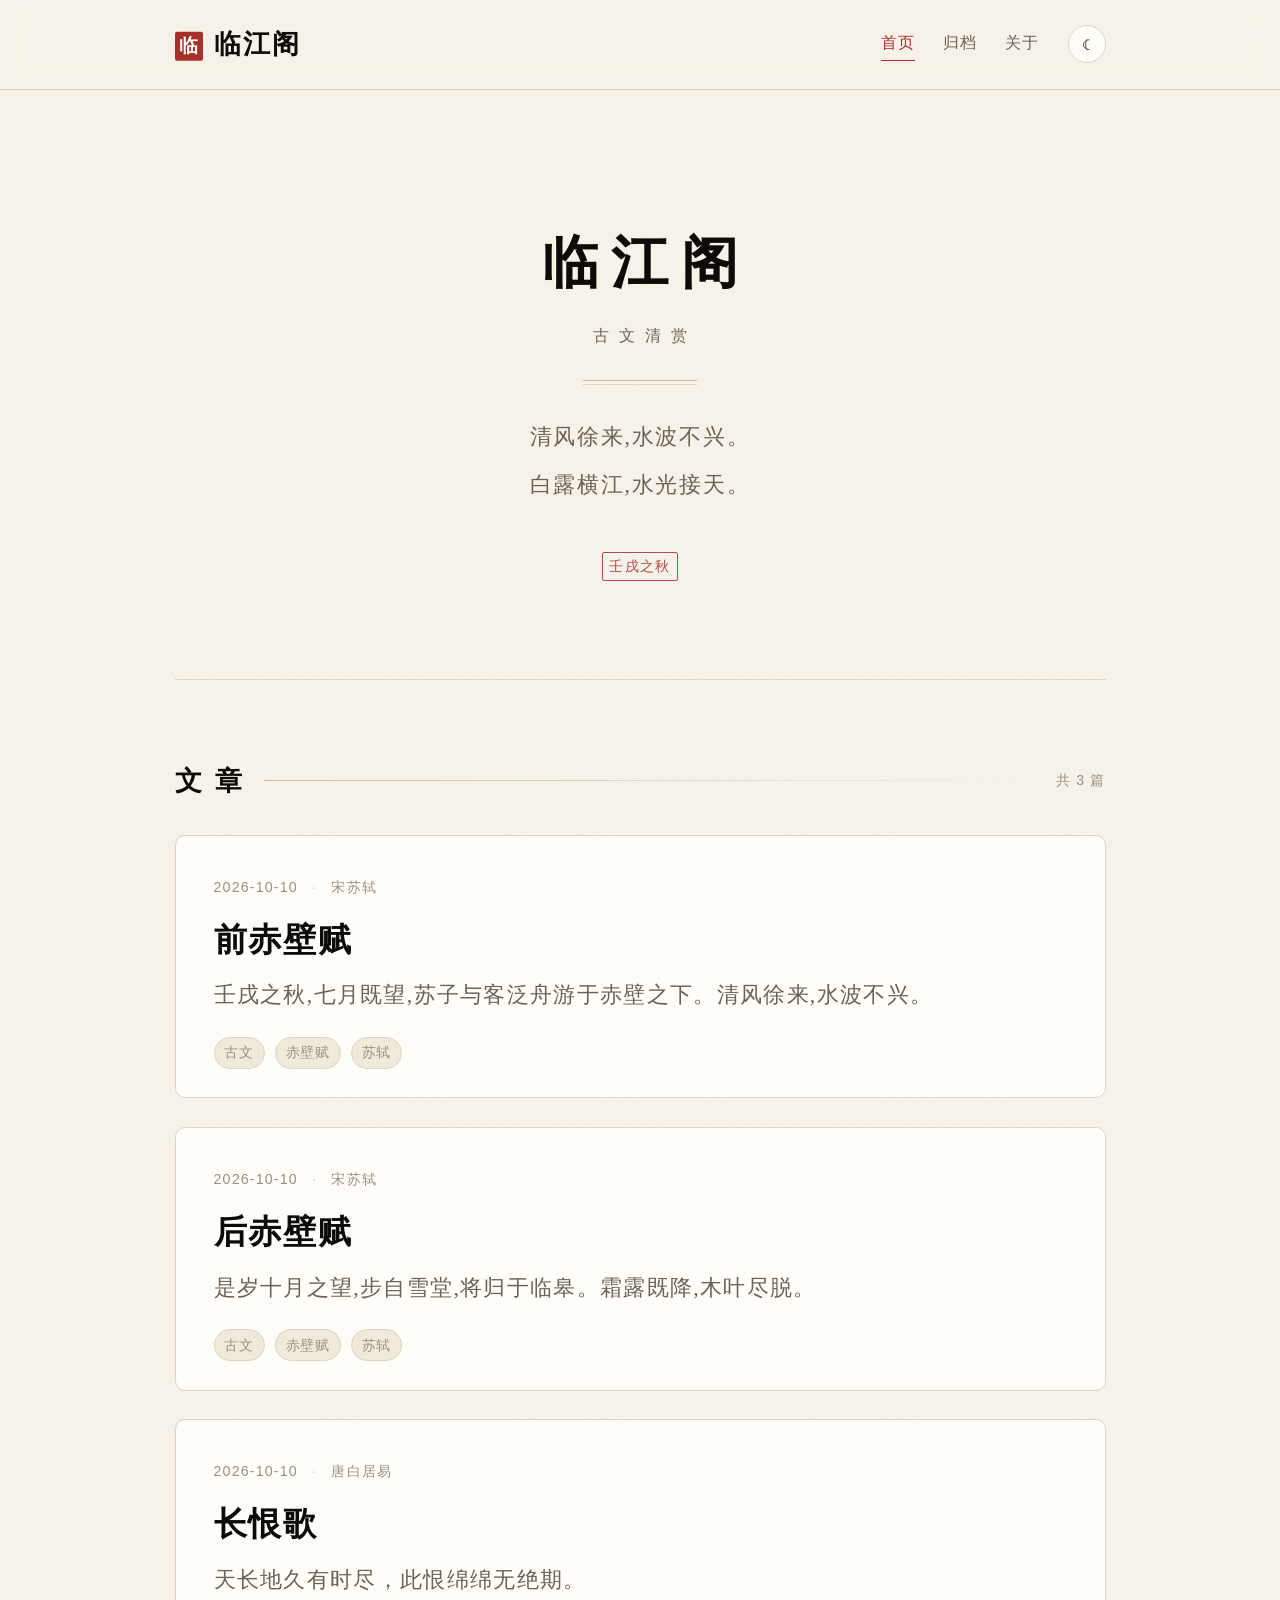
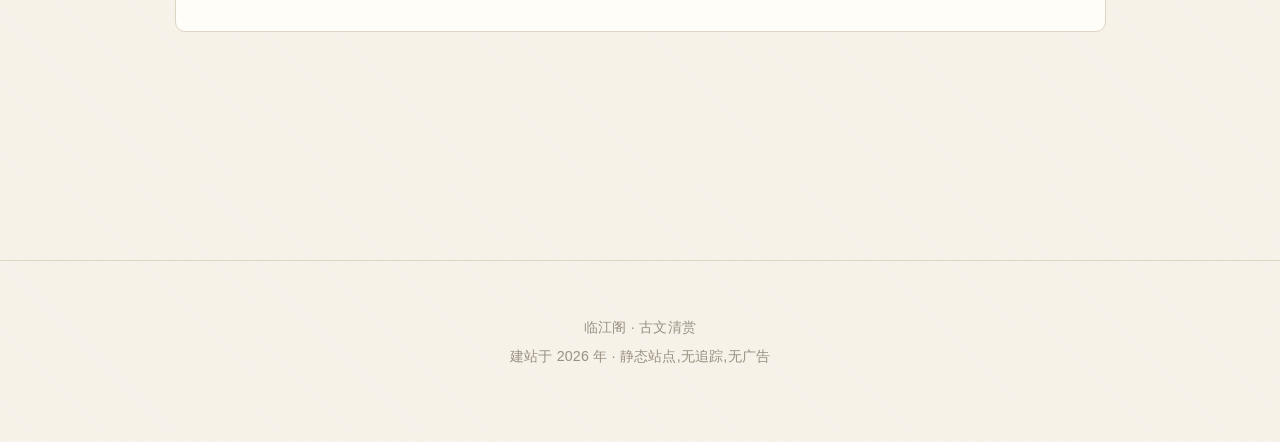
<file: index.html>
<!DOCTYPE html>
<html lang="zh-CN">
<head>
<meta charset="UTF-8">
<meta name="viewport" content="width=device-width, initial-scale=1">
<title>临江阁 · 古文博客</title>
<meta name="description" content="临江阁 —— 一个安静的古文阅读处。收录苏轼《前后赤壁赋》等经典文本,以疏朗排版呈现。">
<link rel="icon" href="assets/img/favicon.svg" type="image/svg+xml">
<link rel="stylesheet" href="assets/css/site.css">
<script>
  // 在样式应用前决定主题,避免暗色用户看到白光一闪
  (function () {
    try {
      var t = localStorage.getItem('harness-theme');
      if (t === 'light' || t === 'dark') {
        document.documentElement.setAttribute('data-theme', t);
      }
    } catch (e) {}
  })();
</script>
</head>
<body>

<header class="site-header">
  <div class="site-header__inner">
    <a class="site-brand" href="index.html">
      <span class="site-brand__mark">临</span>
      临江阁
    </a>
    <nav class="site-nav" aria-label="主导航">
      <a href="index.html" aria-current="page">首页</a>
      <a href="archive.html">归档</a>
      <a href="about.html">关于</a>
      <button class="theme-toggle" type="button" aria-label="切换主题">☾</button>
    </nav>
  </div>
</header>

<main class="site-main">

  <section class="hero">
    <h1 class="hero__title">临江阁</h1>
    <p class="hero__subtitle">古 文 清 赏</p>
    <div class="hero__rule" aria-hidden="true"></div>
    <div class="hero__verse">
      <span>清风徐来,水波不兴。</span>
      <span>白露横江,水光接天。</span>
    </div>
    <p style="margin-top:var(--sp-6)">
      <span class="seal">壬戌之秋</span>
    </p>
  </section>

  <div class="section-head">
    <h2 class="section-head__title">文 章</h2>
    <span class="section-head__rule" aria-hidden="true"></span>
    <span class="section-head__count" id="post-count"></span>
  </div>

  <div id="post-list"></div>

</main>

<footer class="site-footer">
  <p>
    临江阁 · 古文清赏<br>
    建站于 2026 年 · 静态站点,无追踪,无广告
  </p>
</footer>

<script src="assets/js/posts.js"></script>
<script src="assets/js/site.js"></script>
<script>
  (function () {
    var list = window.HarnessPosts.all();
    window.HarnessPosts.renderList(document.getElementById('post-list'), { prefix: '' });

    var countEl = document.getElementById('post-count');
    if (countEl) {
      countEl.textContent = list.length ? '共 ' + list.length + ' 篇' : '';
    }
  })();
</script>

</body>
</html>
</file>
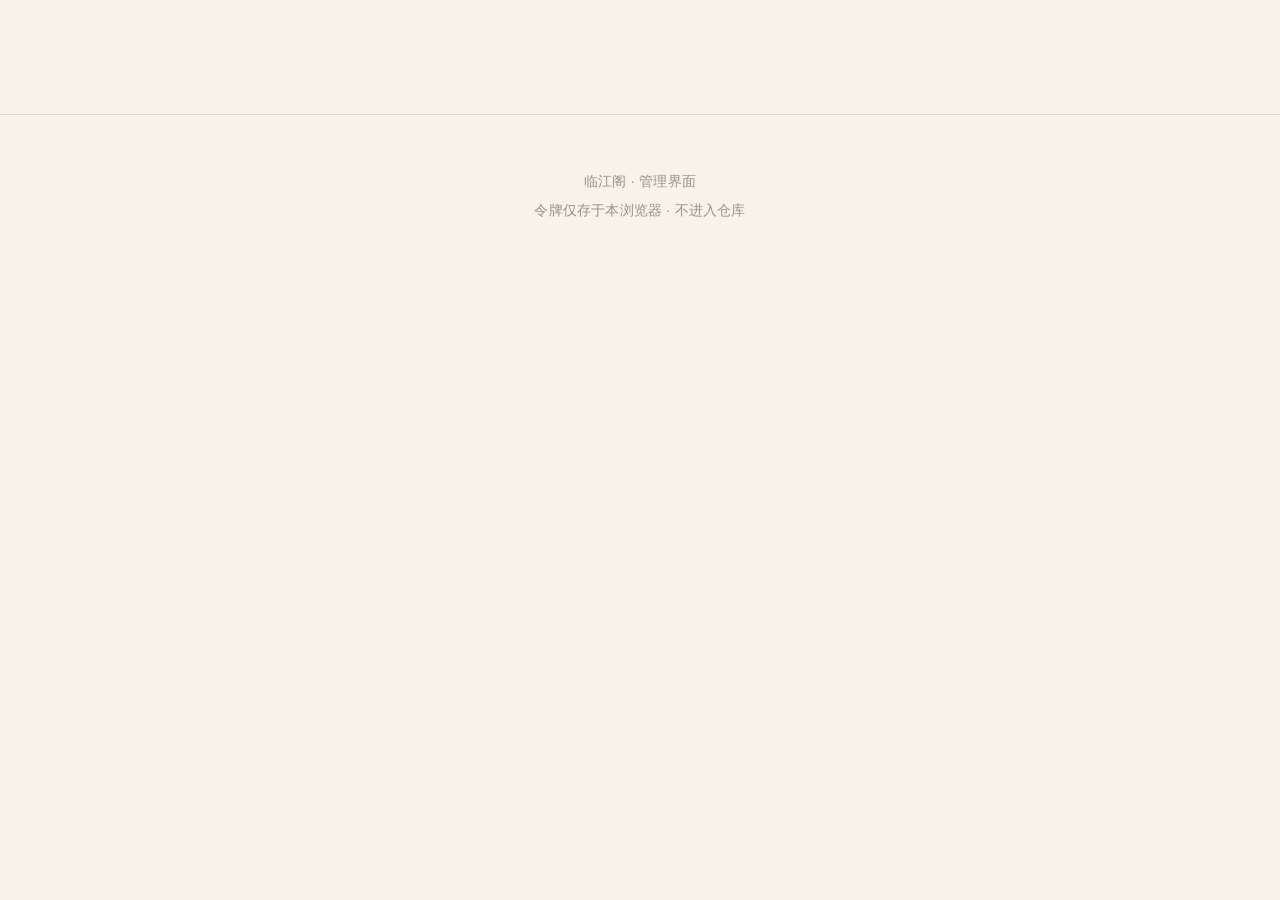
<file: admin/index.html>
<!DOCTYPE html>
<html lang="zh-CN">
<head>
<meta charset="UTF-8">
<meta name="viewport" content="width=device-width, initial-scale=1">
<meta name="robots" content="noindex, nofollow">
<title>管理 · 临江阁</title>
<link rel="icon" href="../assets/img/favicon.svg" type="image/svg+xml">
<link rel="stylesheet" href="../assets/css/site.css">
<link rel="stylesheet" href="../assets/css/admin.css">
<script>
  (function () {
    try {
      var t = localStorage.getItem('harness-theme');
      if (t === 'light' || t === 'dark') {
        document.documentElement.setAttribute('data-theme', t);
      }
    } catch (e) {}
  })();
</script>
</head>
<body class="admin-body">

<!-- ==========================================================================
     一、登录弹框
     注意:这是纯前端口令,只用于隐藏界面入口,不构成安全边界。
     ========================================================================== -->
<div class="modal" id="login-modal" hidden>
  <div class="modal__backdrop" data-close></div>
  <div class="modal__box" role="dialog" aria-modal="true" aria-labelledby="login-title">
    <h2 class="modal__title" id="login-title">管理登录</h2>
    <p class="modal__hint">输入口令以进入管理界面</p>
    <form id="login-form" autocomplete="off">
      <input class="input" type="password" id="login-password" name="password"
             placeholder="口令" autocomplete="current-password" required>
      <p class="modal__error" id="login-error" role="alert" hidden></p>
      <div class="modal__actions">
        <button class="btn btn--ghost" type="button" data-close>取消</button>
        <button class="btn btn--primary" type="submit">进入</button>
      </div>
    </form>
  </div>
</div>

<!-- ==========================================================================
     二、管理界面
     ========================================================================== -->
<div class="admin" id="admin-app" hidden>

  <header class="admin__header">
    <div class="admin__brand">
      <span class="site-brand__mark">临</span>
      <span>临江阁 · 管理</span>
    </div>
    <div class="admin__header-actions">
      <a class="admin__link" href="../index.html" target="_blank" rel="noopener">查看站点 ↗</a>
      <button class="btn btn--ghost btn--sm" type="button" id="btn-logout">退出</button>
    </div>
  </header>

  <!-- 令牌未配置时的引导 -->
  <section class="admin__gate" id="token-gate" hidden>
    <h2 class="admin__gate-title">第一步:配置 GitHub 令牌</h2>
    <p class="admin__gate-text">
      发布文章需要一枚具备 <code>Contents: Read and write</code> 权限的
      GitHub Fine-grained PAT。令牌只保存在<strong>本浏览器</strong>的 localStorage 中,
      <strong>不会进入仓库</strong>,也不会被上传到别处。
    </p>
    <p class="admin__gate-warn">
      ⚠️ 共用电脑上请勿保存令牌;不要使用其他站点粘贴过令牌的浏览器。
    </p>
    <div class="field">
      <label class="field__label" for="token-input">Personal Access Token</label>
      <input class="input" type="password" id="token-input"
             placeholder="github_pat_..." autocomplete="off" spellcheck="false">
    </div>
    <div class="field">
      <label class="field__label" for="token-remember">
        <input type="checkbox" id="token-remember" checked> 记住令牌(存于本浏览器)
      </label>
    </div>
    <div class="admin__gate-actions">
      <button class="btn btn--primary" type="button" id="btn-save-token">保存并验证</button>
    </div>
    <p class="admin__status" id="token-status" role="status"></p>
  </section>

  <!-- 令牌就绪后的工作区 -->
  <section class="admin__workspace" id="workspace" hidden>

    <div class="admin__toolbar">
      <span class="admin__account" id="account-info"></span>
      <button class="btn btn--ghost btn--sm" type="button" id="btn-forget-token">清除令牌</button>
    </div>

    <div class="admin__grid">

      <!-- 左:表单 -->
      <form class="admin__form" id="post-form" autocomplete="off">

        <h2 class="admin__section-title">文章信息</h2>

        <div class="field-row">
          <div class="field">
            <label class="field__label" for="f-title">篇名 <span class="req">必填</span></label>
            <input class="input" id="f-title" required placeholder="如:前赤壁赋">
          </div>
          <div class="field">
            <label class="field__label" for="f-slug">网址标识 <span class="req">必填</span></label>
            <input class="input" id="f-slug" required placeholder="如:qian-chibi-fu"
                   pattern="[a-z0-9\-]+" title="只允许小写字母、数字与连字符">
          </div>
        </div>

        <div class="field-row">
          <div class="field">
            <label class="field__label" for="f-dynasty">朝代</label>
            <input class="input" id="f-dynasty" placeholder="如:宋">
          </div>
          <div class="field">
            <label class="field__label" for="f-author">作者</label>
            <input class="input" id="f-author" placeholder="如:苏轼">
          </div>
          <div class="field">
            <label class="field__label" for="f-date">日期 <span class="req">必填</span></label>
            <input class="input" id="f-date" type="date" required>
          </div>
        </div>

        <div class="field-row">
          <div class="field">
            <label class="field__label" for="f-genre">体裁</label>
            <input class="input" id="f-genre" placeholder="如:赋">
          </div>
          <div class="field">
            <label class="field__label" for="f-eyebrow">篇首小引</label>
            <input class="input" id="f-eyebrow" placeholder="如:宋 · 元丰五年 · 壬戌">
          </div>
        </div>

        <div class="field">
          <label class="field__label" for="f-tags">标签</label>
          <input class="input" id="f-tags" placeholder="用逗号分隔,如:古文, 赤壁赋, 苏轼">
        </div>

        <div class="field">
          <label class="field__label" for="f-summary">列表摘要</label>
          <input class="input" id="f-summary" placeholder="一两句,显示在首页卡片上">
        </div>

        <h2 class="admin__section-title">正文</h2>
        <p class="field__hint">
          直接粘贴纯文本,一行一段。<br>
          以 <code>【】</code> 包住的一行会作为分节小标题;<br>
          较短且以句号结尾的整句若单独成行,会自动排成「名句」样式。
        </p>
        <div class="field">
          <textarea class="input input--area" id="f-body" rows="16"
                    placeholder="壬戌之秋,七月既望,苏子与客泛舟游于赤壁之下。&#10;&#10;【第一节】&#10;&#10;……"></textarea>
        </div>

        <div class="field">
          <label class="field__label" for="f-colophon">版本说明 / 校勘记(可选,支持多行)</label>
          <textarea class="input input--area" id="f-colophon" rows="4"
                    placeholder="本篇文字以……为底本。&#10;异文列下,存而不改:"></textarea>
        </div>

        <details class="admin__advanced">
          <summary>高级选项</summary>
          <div class="field">
            <label class="field__label" for="f-ordinal">
              字数标注(可选,中文数字,如「五百三十七」)
            </label>
            <input class="input" id="f-ordinal" placeholder="留空则自动统计正文汉字数">
          </div>
          <div class="field">
            <label class="field__label" for="f-excerpt-verse">
              首页诗句(可选,用 <code>|</code> 分隔两行)
            </label>
            <input class="input" id="f-excerpt-verse" placeholder="清风徐来,水波不兴。|白露横江,水光接天。">
          </div>
        </details>

        <div class="admin__form-actions">
          <button class="btn btn--ghost" type="button" id="btn-preview">预览排版</button>
          <button class="btn btn--primary" type="submit" id="btn-publish">发布到 GitHub</button>
        </div>
        <p class="admin__status" id="publish-status" role="status"></p>
      </form>

      <!-- 右:预览 -->
      <div class="admin__preview">
        <h2 class="admin__section-title">预览</h2>
        <div class="admin__preview-frame">
          <iframe id="preview-frame" title="排版预览" sandbox="allow-same-origin"></iframe>
        </div>
      </div>

    </div>
  </section>
</div>

<!-- 排版模板:结构取自 templates/_template.html,占位符由 admin.js 填充。
     为便于放进 <template> 且不被 HTML 解析器误判,此处以 @@ENDSCRIPT@@
     代表 script 的结束标签,读取时由 readTemplate() 还原。 -->


<footer class="site-footer">
  <p>
    临江阁 · 管理界面<br>
    令牌仅存于本浏览器 · 不进入仓库
  </p>
</footer>

<template id="post-template">
<!DOCTYPE html>
<!--
  ============================================================================
  文章模板 —— 新增文章请复制本文件到 posts/ 目录,然后:
    1. 把下面所有 [方括号] 里的内容换成你的文章信息
    2. 在 assets/js/posts.js 的 POSTS 数组里加一条同 slug 的记录
    3. 完成,首页与归档页会自动收录
  注意:本文件在 posts/ 子目录下,引用资源要写 ../assets/...
  ============================================================================
-->
<html lang="zh-CN">
<head>
<meta charset="UTF-8">
<meta name="viewport" content="width=device-width, initial-scale=1">
<title>__TITLE__ · 临江阁</title>
<meta name="description" content="__DESCRIPTION__">
<link rel="icon" href="../assets/img/favicon.svg" type="image/svg+xml">
<link rel="stylesheet" href="../assets/css/site.css">
<link rel="stylesheet" href="../assets/css/essay.css">
<script>
  (function () {
    try {
      var t = localStorage.getItem('harness-theme');
      if (t === 'light' || t === 'dark') {
        document.documentElement.setAttribute('data-theme', t);
      }
    } catch (e) {}
  })();
</script>@POSTHTML@
</head>
<body>

<div class="progress" aria-hidden="true"></div>

<header class="site-header">
  <div class="site-header__inner">
    <a class="site-brand" href="../index.html">
      <span class="site-brand__mark">临</span>
      临江阁
    </a>
    <nav class="site-nav" aria-label="主导航">
      <a href="../index.html">首页</a>
      <a href="../archive.html">归档</a>
      <a href="../about.html">关于</a>
      <button class="theme-toggle" type="button" aria-label="切换主题">☾</button>
    </nav>
  </div>
</header>

<main class="site-main">
<article class="essay">

  <header class="essay__header">
    <p class="essay__eyebrow">__EYEBROW__</p>
    <h1 class="essay__title">__TITLE__</h1>
    <div class="essay__rule" aria-hidden="true"></div>
    <p class="essay__byline"><span class="dynasty">__DYNASTY__</span>__AUTHOR__</p>
    <div class="essay__meta">
      <time datetime="__DATE__">__DATE_DISPLAY__</time>
      <span class="dot">·</span>
      <span>__GENRE__</span>
      <span class="dot">·</span>
      <span>__ORDINAL__字</span>
    </div>
  </header>

  <!-- 可选:自动目录。正文中有两个以上 .essay__section 时才会显示 -->
  <div data-toc></div>

  <div class="essay__body">
__BODY__
  </div>

  <p class="essay__end">— 终 —</p>

  <!-- 版本说明 / 校勘记,可选 -->
__COLOPHON__
</article>

<nav class="post-nav" id="post-nav" aria-label="文章导航"></nav>
</main>

<footer class="site-footer">
  <p>
    临江阁 · 古文清赏<br>
    建站于 2026 年 · 静态站点,无追踪,无广告
  </p>
</footer>

<script src="../assets/js/posts.js"></script>@POSTHTML@
<script src="../assets/js/site.js"></script>@POSTHTML@
<script>
  (function () {
    // __SLUG__ 必须与 posts.js 中的 slug 一致
    var SLUG = '__SLUG__';
    window.HarnessPosts.renderPostNav(
      document.getElementById('post-nav'), SLUG, '../'
    );
  })();
</script>@POSTHTML@

</body>
</html>
</template>

<script src="../assets/js/admin.js"></script>
</body>
</html>
</file>
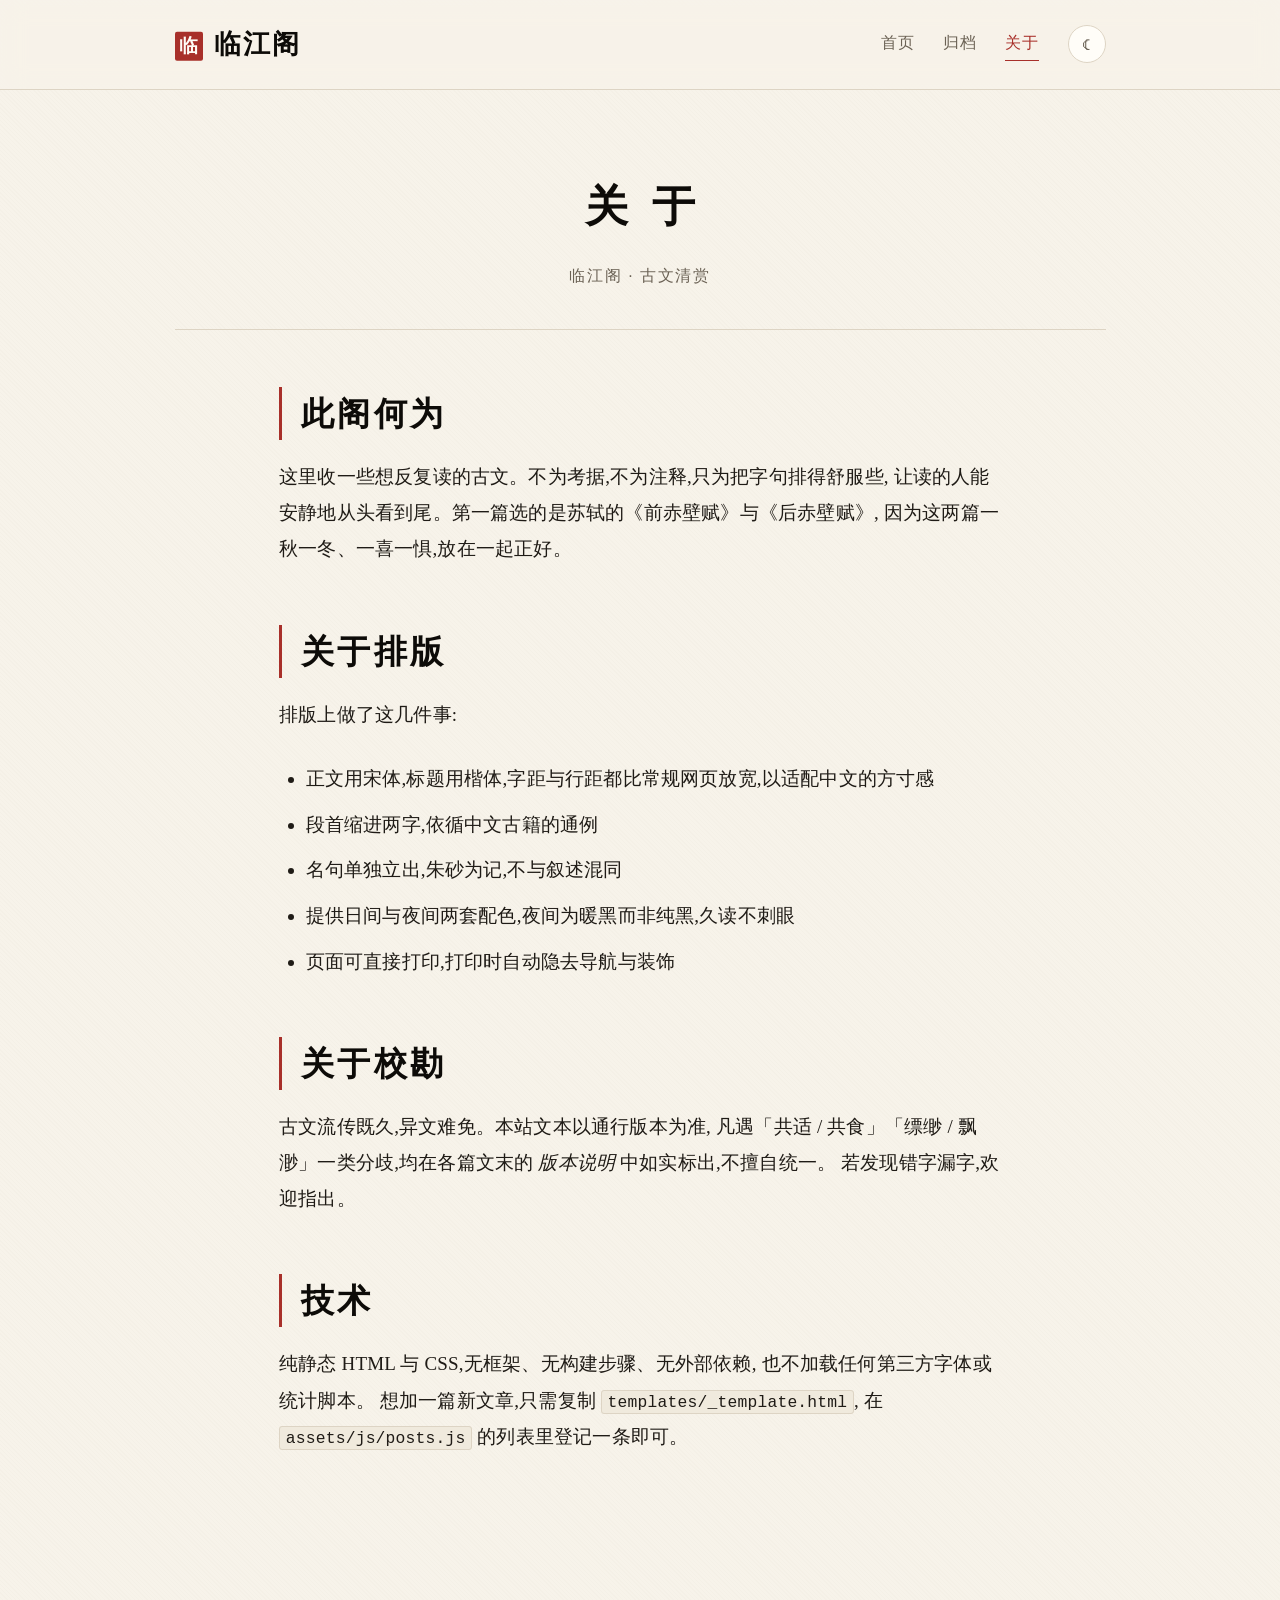
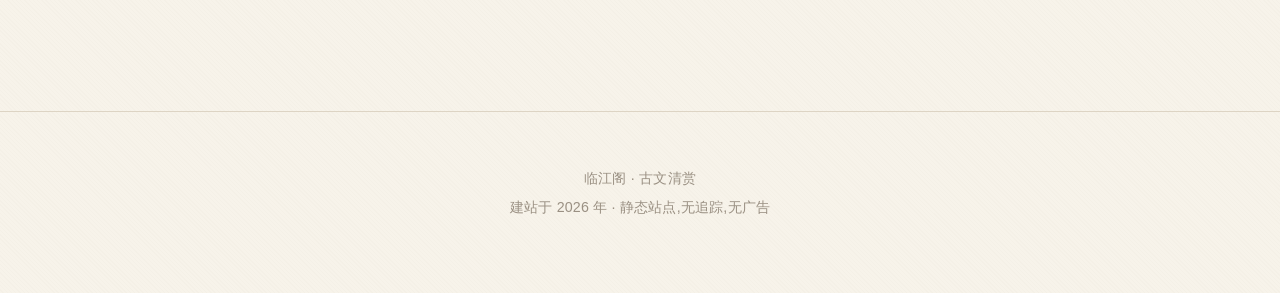
<file: about.html>
<!DOCTYPE html>
<html lang="zh-CN">
<head>
<meta charset="UTF-8">
<meta name="viewport" content="width=device-width, initial-scale=1">
<title>关于 · 临江阁</title>
<meta name="description" content="关于临江阁 —— 一个安静的古文阅读处。">
<link rel="icon" href="assets/img/favicon.svg" type="image/svg+xml">
<link rel="stylesheet" href="assets/css/site.css">
<script>
  (function () {
    try {
      var t = localStorage.getItem('harness-theme');
      if (t === 'light' || t === 'dark') {
        document.documentElement.setAttribute('data-theme', t);
      }
    } catch (e) {}
  })();
</script>
</head>
<body>

<header class="site-header">
  <div class="site-header__inner">
    <a class="site-brand" href="index.html">
      <span class="site-brand__mark">临</span>
      临江阁
    </a>
    <nav class="site-nav" aria-label="主导航">
      <a href="index.html">首页</a>
      <a href="archive.html">归档</a>
      <a href="about.html" aria-current="page">关于</a>
      <button class="theme-toggle" type="button" aria-label="切换主题">☾</button>
    </nav>
  </div>
</header>

<main class="site-main">

  <div class="page-header">
    <h1 class="page-header__title">关 于</h1>
    <p class="page-header__sub">临江阁 · 古文清赏</p>
  </div>

  <div class="prose">

    <h2>此阁何为</h2>
    <p>
      这里收一些想反复读的古文。不为考据,不为注释,只为把字句排得舒服些,
      让读的人能安静地从头看到尾。第一篇选的是苏轼的《前赤壁赋》与《后赤壁赋》,
      因为这两篇一秋一冬、一喜一惧,放在一起正好。
    </p>

    <h2>关于排版</h2>
    <p>排版上做了这几件事:</p>
    <ul>
      <li>正文用宋体,标题用楷体,字距与行距都比常规网页放宽,以适配中文的方寸感</li>
      <li>段首缩进两字,依循中文古籍的通例</li>
      <li>名句单独立出,朱砂为记,不与叙述混同</li>
      <li>提供日间与夜间两套配色,夜间为暖黑而非纯黑,久读不刺眼</li>
      <li>页面可直接打印,打印时自动隐去导航与装饰</li>
    </ul>

    <h2>关于校勘</h2>
    <p>
      古文流传既久,异文难免。本站文本以通行版本为准,
      凡遇「共适 / 共食」「缥缈 / 飘渺」一类分歧,均在各篇文末的
      <em>版本说明</em> 中如实标出,不擅自统一。
      若发现错字漏字,欢迎指出。
    </p>

    <h2>技术</h2>
    <p>
      纯静态 HTML 与 CSS,无框架、无构建步骤、无外部依赖,
      也不加载任何第三方字体或统计脚本。
      想加一篇新文章,只需复制 <code>templates/_template.html</code>,
      在 <code>assets/js/posts.js</code> 的列表里登记一条即可。
    </p>

  </div>

</main>

<footer class="site-footer">
  <p>
    临江阁 · 古文清赏<br>
    建站于 2026 年 · 静态站点,无追踪,无广告
  </p>
</footer>

<script src="assets/js/posts.js"></script>
<script src="assets/js/site.js"></script>

</body>
</html>
</file>
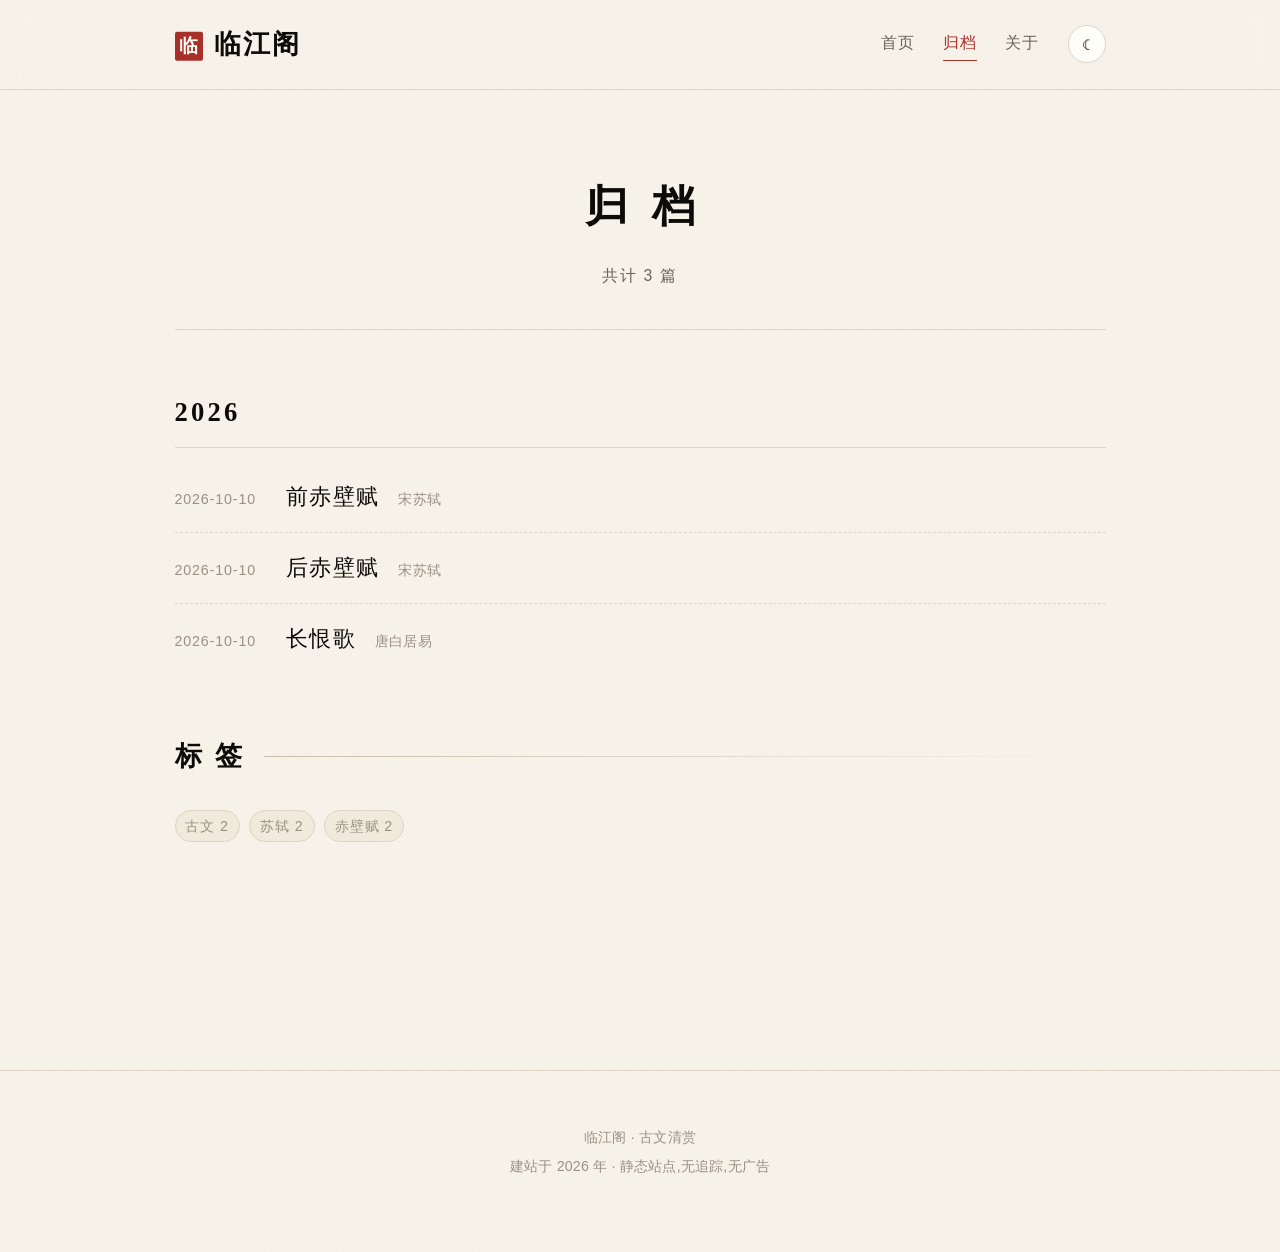
<file: archive.html>
<!DOCTYPE html>
<html lang="zh-CN">
<head>
<meta charset="UTF-8">
<meta name="viewport" content="width=device-width, initial-scale=1">
<title>归档 · 临江阁</title>
<meta name="description" content="临江阁全部文章归档,按年份排列。">
<link rel="icon" href="assets/img/favicon.svg" type="image/svg+xml">
<link rel="stylesheet" href="assets/css/site.css">
<script>
  (function () {
    try {
      var t = localStorage.getItem('harness-theme');
      if (t === 'light' || t === 'dark') {
        document.documentElement.setAttribute('data-theme', t);
      }
    } catch (e) {}
  })();
</script>
</head>
<body>

<header class="site-header">
  <div class="site-header__inner">
    <a class="site-brand" href="index.html">
      <span class="site-brand__mark">临</span>
      临江阁
    </a>
    <nav class="site-nav" aria-label="主导航">
      <a href="index.html">首页</a>
      <a href="archive.html" aria-current="page">归档</a>
      <a href="about.html">关于</a>
      <button class="theme-toggle" type="button" aria-label="切换主题">☾</button>
    </nav>
  </div>
</header>

<main class="site-main">

  <div class="page-header">
    <h1 class="page-header__title">归 档</h1>
    <p class="page-header__sub" id="archive-count"></p>
  </div>

  <div id="archive"></div>

  <div class="section-head">
    <h2 class="section-head__title">标 签</h2>
    <span class="section-head__rule" aria-hidden="true"></span>
  </div>
  <div class="post-card__tags" id="tags"></div>

</main>

<footer class="site-footer">
  <p>
    临江阁 · 古文清赏<br>
    建站于 2026 年 · 静态站点,无追踪,无广告
  </p>
</footer>

<script src="assets/js/posts.js"></script>
<script src="assets/js/site.js"></script>
<script>
  (function () {
    var posts = window.HarnessPosts.all();

    window.HarnessPosts.renderArchive(document.getElementById('archive'), { prefix: '' });
    window.HarnessPosts.renderTags(document.getElementById('tags'), { prefix: '' });

    var c = document.getElementById('archive-count');
    if (c) c.textContent = posts.length ? '共计 ' + posts.length + ' 篇' : '暂无文章';
  })();
</script>

</body>
</html>
</file>
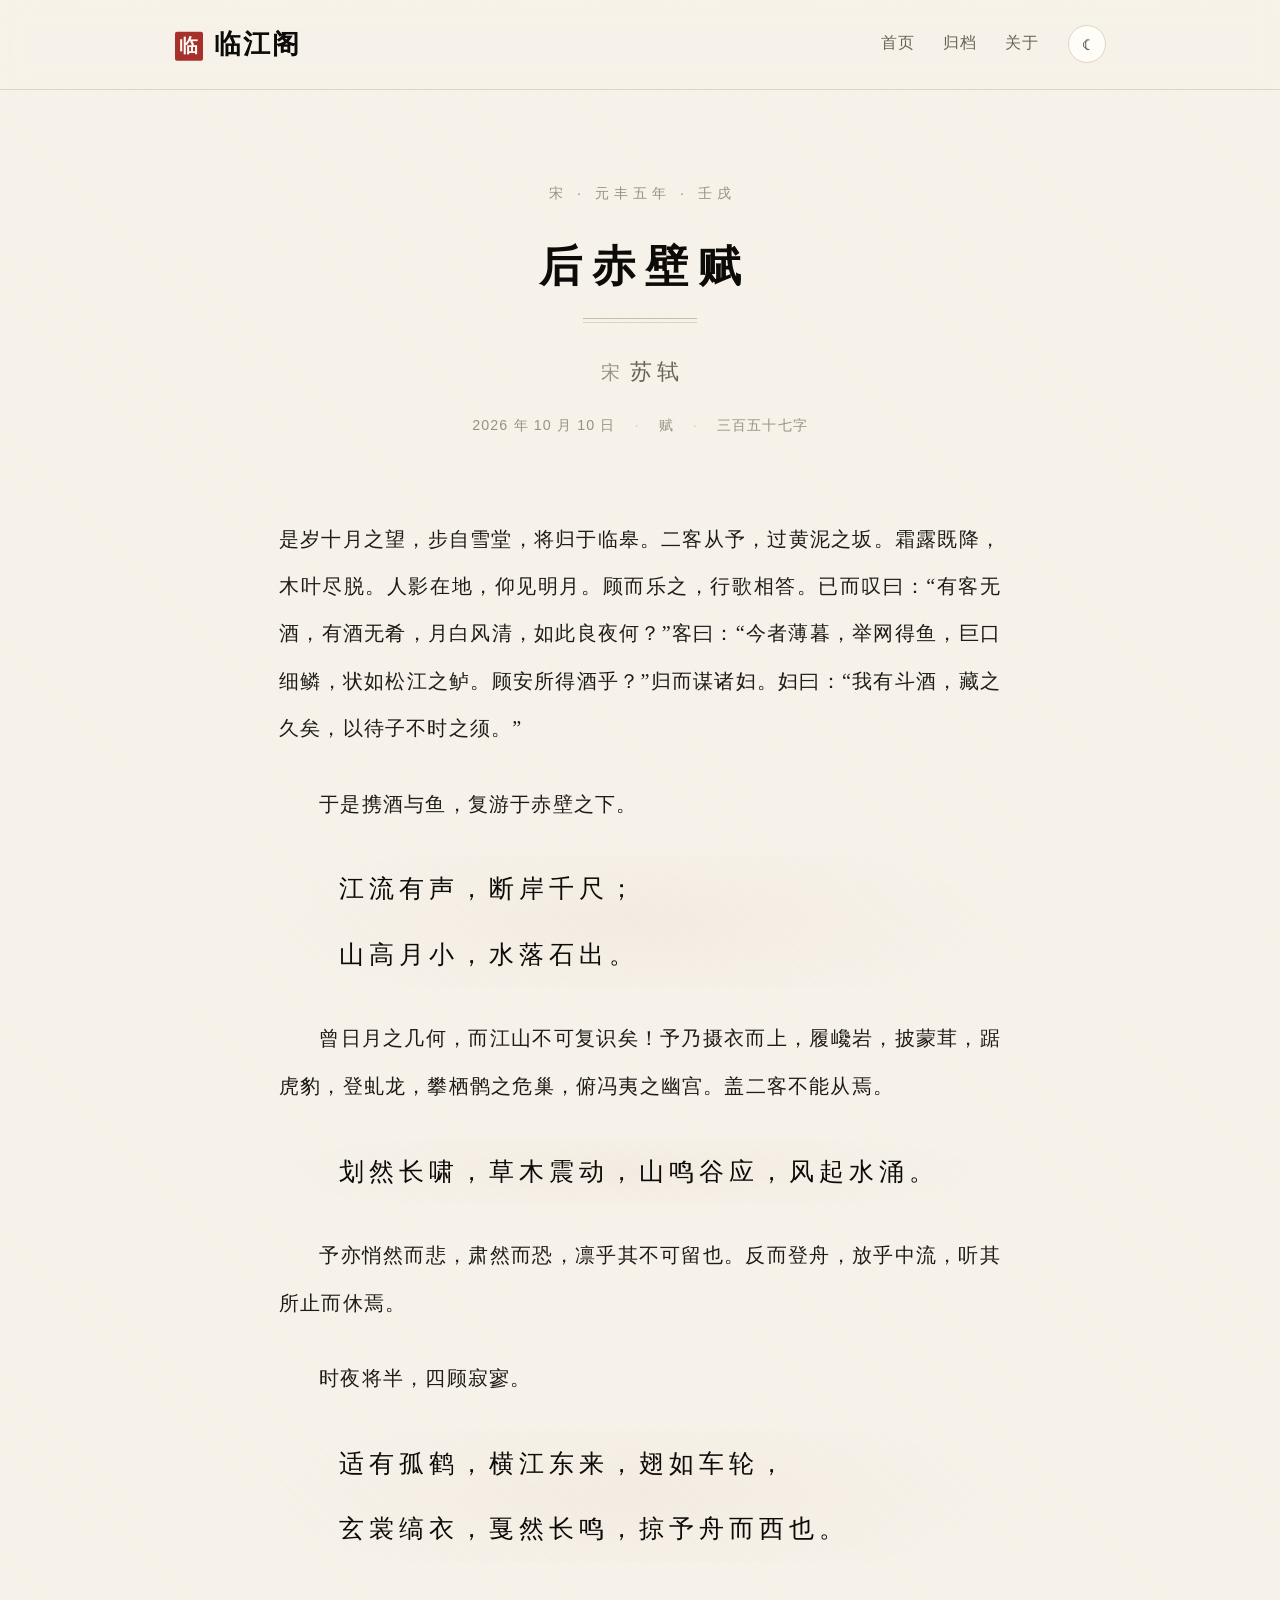
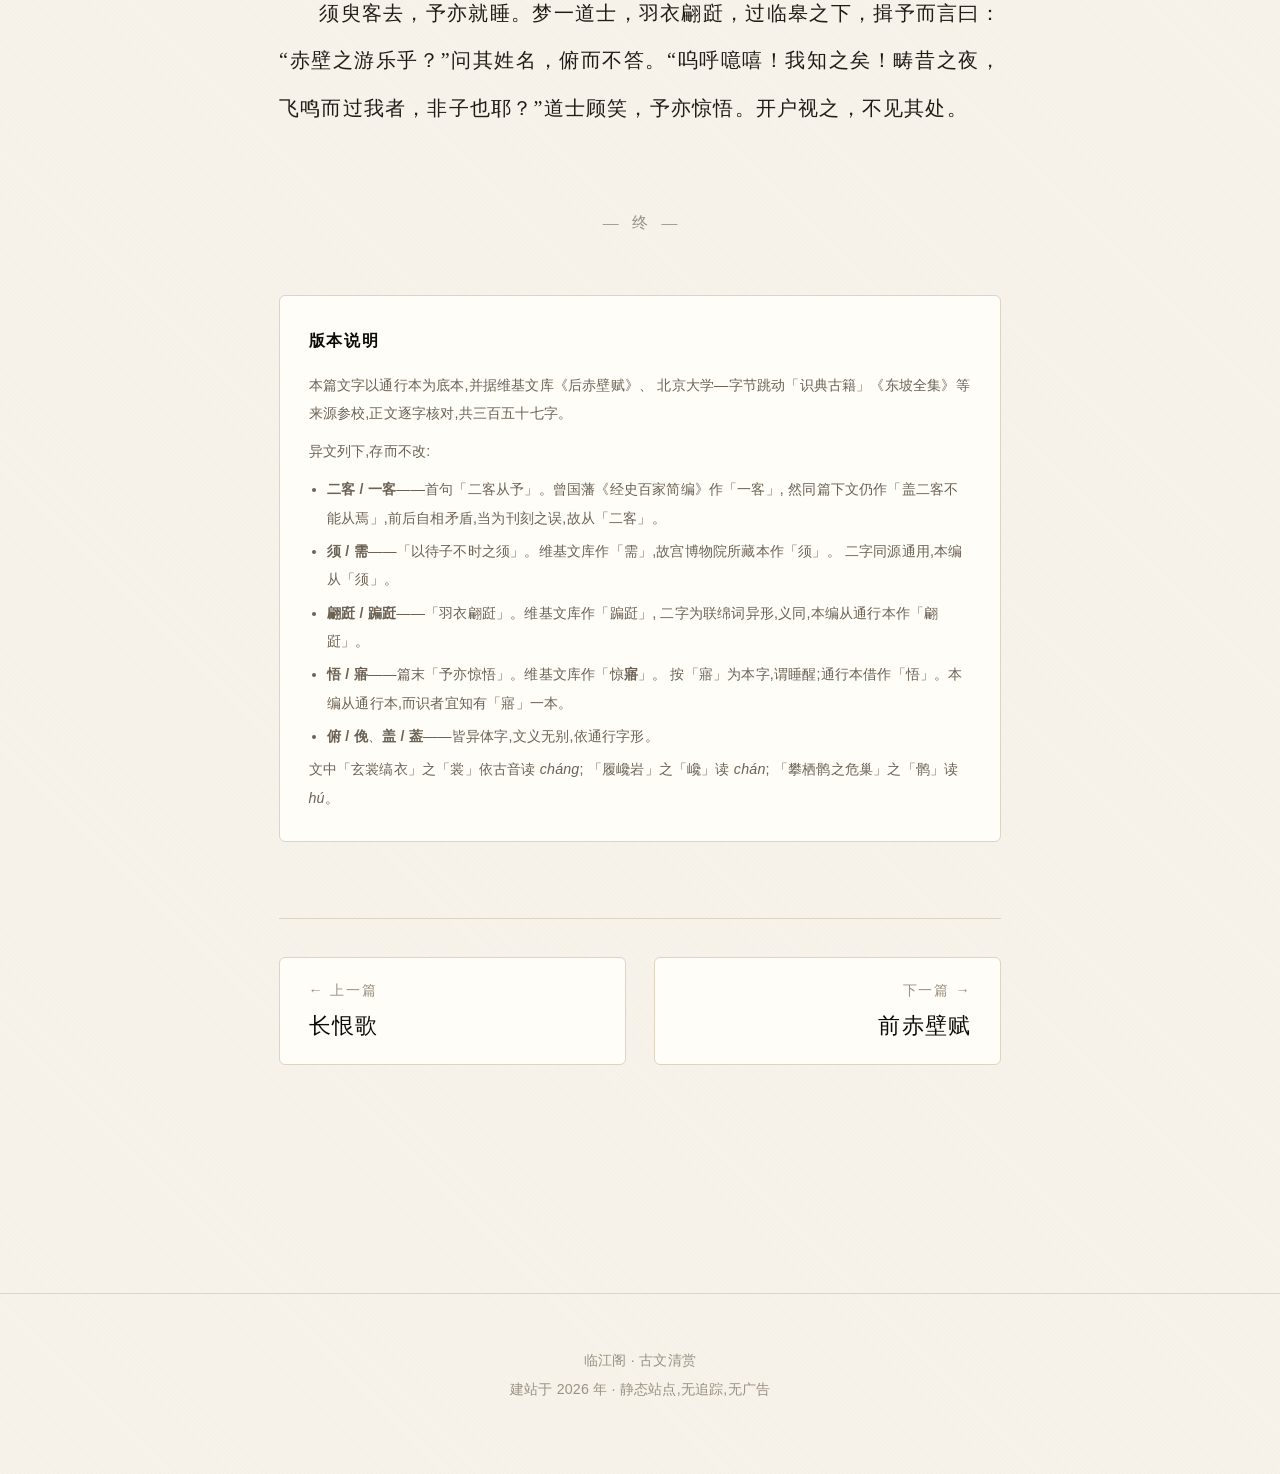
<file: posts/hou-chibi-fu.html>
<!DOCTYPE html>
<html lang="zh-CN">
<head>
<meta charset="UTF-8">
<meta name="viewport" content="width=device-width, initial-scale=1">
<title>后赤壁赋 · 临江阁</title>
<meta name="description" content="苏轼《后赤壁赋》全文。是岁十月之望,步自雪堂,将归于临皋。">
<link rel="icon" href="../assets/img/favicon.svg" type="image/svg+xml">
<link rel="stylesheet" href="../assets/css/site.css">
<link rel="stylesheet" href="../assets/css/essay.css">
<script>
  (function () {
    try {
      var t = localStorage.getItem('harness-theme');
      if (t === 'light' || t === 'dark') {
        document.documentElement.setAttribute('data-theme', t);
      }
    } catch (e) {}
  })();
</script>
</head>
<body>

<div class="progress" aria-hidden="true"></div>

<header class="site-header">
  <div class="site-header__inner">
    <a class="site-brand" href="../index.html">
      <span class="site-brand__mark">临</span>
      临江阁
    </a>
    <nav class="site-nav" aria-label="主导航">
      <a href="../index.html">首页</a>
      <a href="../archive.html">归档</a>
      <a href="../about.html">关于</a>
      <button class="theme-toggle" type="button" aria-label="切换主题">☾</button>
    </nav>
  </div>
</header>

<main class="site-main">
<article class="essay">

  <header class="essay__header">
    <p class="essay__eyebrow">宋 · 元丰五年 · 壬戌</p>
    <h1 class="essay__title">后赤壁赋</h1>
    <div class="essay__rule" aria-hidden="true"></div>
    <p class="essay__byline"><span class="dynasty">宋</span>苏轼</p>
    <div class="essay__meta">
      <time datetime="2026-10-10">2026 年 10 月 10 日</time>
      <span class="dot">·</span>
      <span>赋</span>
      <span class="dot">·</span>
      <span>三百五十七字</span>
    </div>
  </header>

  <div class="essay__body">

    <p>是岁十月之望，步自雪堂，将归于临皋。二客从予，过黄泥之坂。霜露既降，木叶尽脱。人影在地，仰见明月。顾而乐之，行歌相答。已而叹曰：“有客无酒，有酒无肴，月白风清，如此良夜何？”客曰：“今者薄暮，举网得鱼，巨口细鳞，状如松江之鲈。顾安所得酒乎？”归而谋诸妇。妇曰：“我有斗酒，藏之久矣，以待子不时之须。”</p>

    <p>于是携酒与鱼，复游于赤壁之下。</p>

    <p class="essay__verse">
      <span>江流有声，断岸千尺；</span>
      <span>山高月小，水落石出。</span>
    </p>

    <p>曾日月之几何，而江山不可复识矣！予乃摄衣而上，履巉岩，披蒙茸，踞虎豹，登虬龙，攀栖鹘之危巢，俯冯夷之幽宫。盖二客不能从焉。</p>

    <p class="essay__verse">
      <span>划然长啸，草木震动，山鸣谷应，风起水涌。</span>
    </p>

    <p>予亦悄然而悲，肃然而恐，凛乎其不可留也。反而登舟，放乎中流，听其所止而休焉。</p>

    <p>时夜将半，四顾寂寥。</p>

    <p class="essay__verse">
      <span>适有孤鹤，横江东来，翅如车轮，</span>
      <span>玄裳缟衣，戛然长鸣，掠予舟而西也。</span>
    </p>

    <p>须臾客去，予亦就睡。梦一道士，羽衣翩跹，过临皋之下，揖予而言曰：“赤壁之游乐乎？”问其姓名，俯而不答。“呜呼噫嘻！我知之矣！畴昔之夜，飞鸣而过我者，非子也耶？”道士顾笑，予亦惊悟。开户视之，不见其处。</p>

  </div>

  <p class="essay__end">— 终 —</p>

  <aside class="essay__colophon">
    <h2>版本说明</h2>
    <p>
      本篇文字以通行本为底本,并据维基文库《后赤壁赋》、
      北京大学—字节跳动「识典古籍」《东坡全集》等来源参校,正文逐字核对,共三百五十七字。
    </p>
    <p>异文列下,存而不改:</p>
    <ul>
      <li>
        <strong>二客 / 一客</strong>——首句「二客从予」。曾国藩《经史百家简编》作「一客」,
        然同篇下文仍作「盖二客不能从焉」,前后自相矛盾,当为刊刻之误,故从「二客」。
      </li>
      <li>
        <strong>须 / 需</strong>——「以待子不时之须」。维基文库作「需」,故宫博物院所藏本作「须」。
        二字同源通用,本编从「须」。
      </li>
      <li>
        <strong>翩跹 / 蹁跹</strong>——「羽衣翩跹」。维基文库作「蹁跹」,
        二字为联绵词异形,义同,本编从通行本作「翩跹」。
      </li>
      <li>
        <strong>悟 / 寤</strong>——篇末「予亦惊悟」。维基文库作「惊<strong>寤</strong>」。
        按「寤」为本字,谓睡醒;通行本借作「悟」。本编从通行本,而识者宜知有「寤」一本。
      </li>
      <li>
        <strong>俯 / 俛</strong>、<strong>盖 / 葢</strong>——皆异体字,文义无别,依通行字形。
      </li>
    </ul>
    <p>
      文中「玄裳缟衣」之「裳」依古音读 <em>cháng</em>;
      「履巉岩」之「巉」读 <em>chán</em>;
      「攀栖鹘之危巢」之「鹘」读 <em>hú</em>。
    </p>
  </aside>

</article>

<nav class="post-nav" id="post-nav" aria-label="文章导航"></nav>
</main>

<footer class="site-footer">
  <p>
    临江阁 · 古文清赏<br>
    建站于 2026 年 · 静态站点,无追踪,无广告
  </p>
</footer>

<script src="../assets/js/posts.js"></script>
<script src="../assets/js/site.js"></script>
<script>
  (function () {
    window.HarnessPosts.renderPostNav(
      document.getElementById('post-nav'), 'hou-chibi-fu', '../'
    );
  })();
</script>

</body>
</html>
</file>
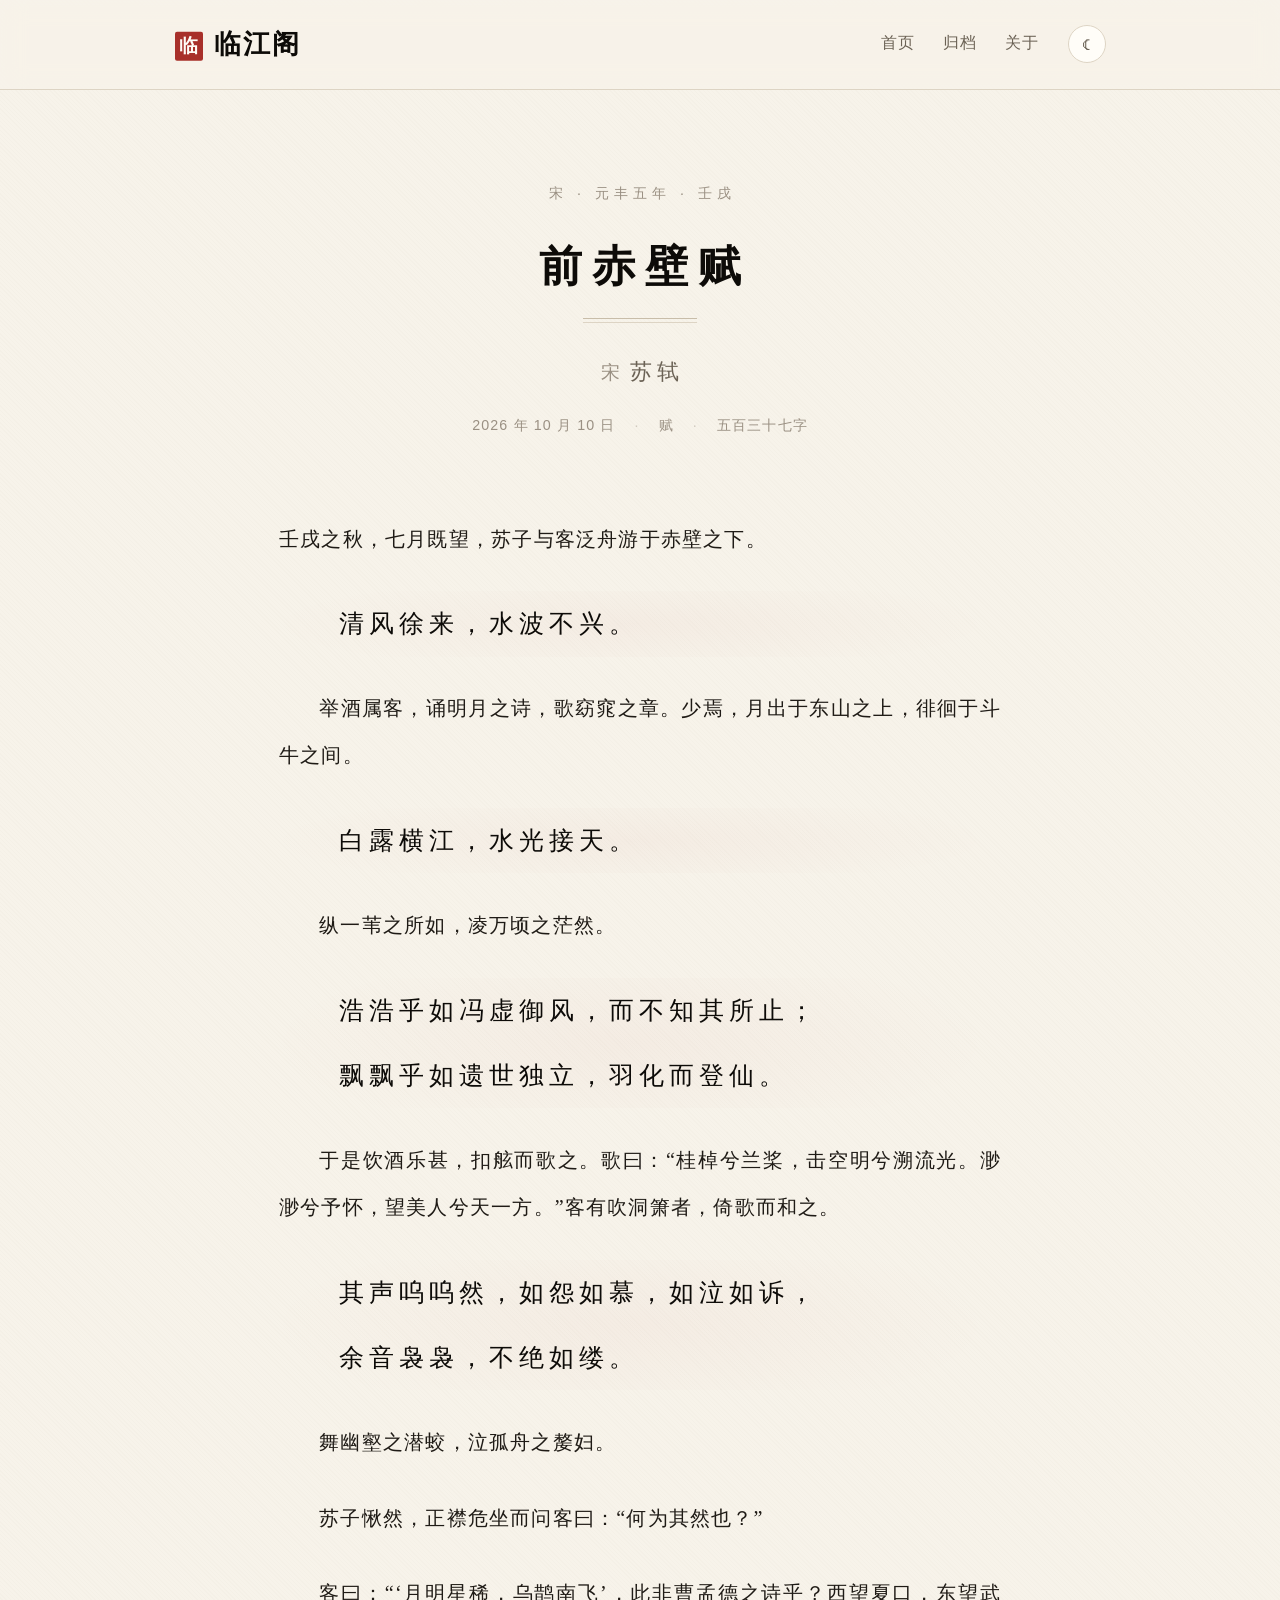
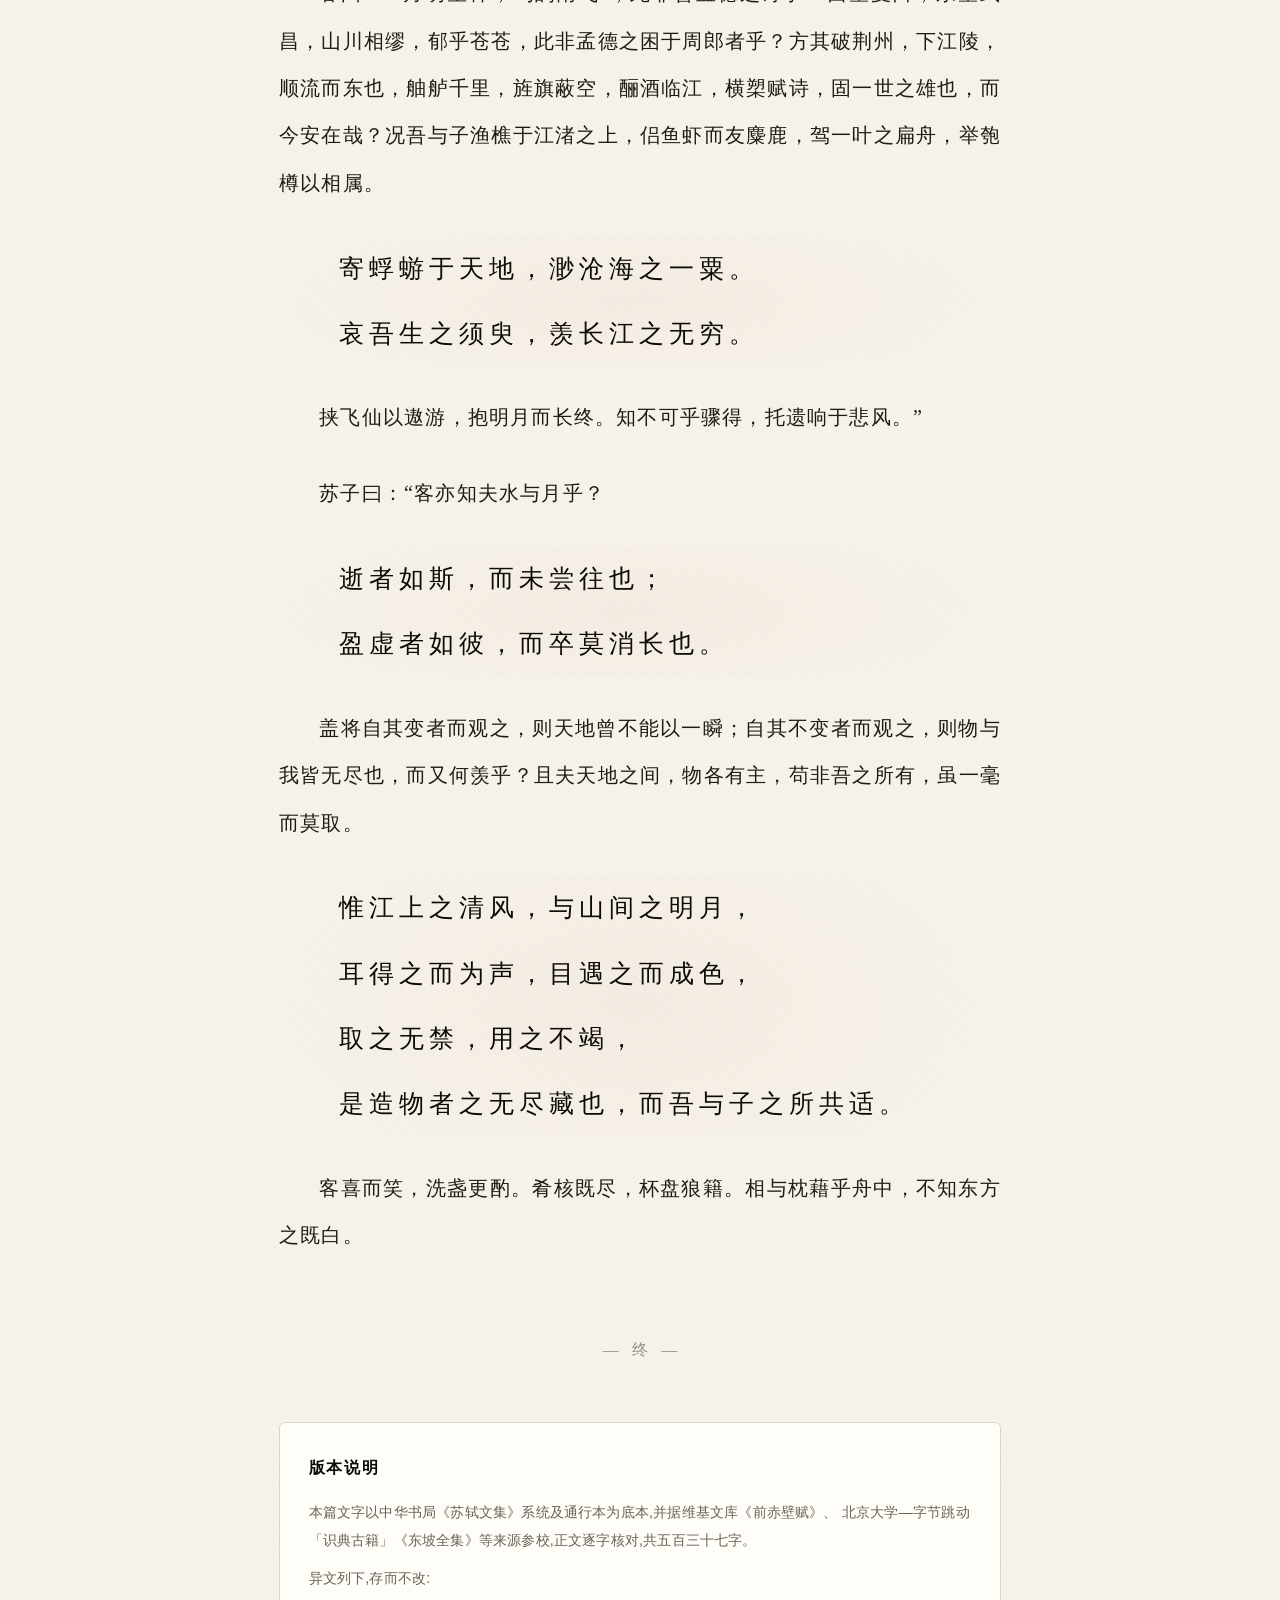
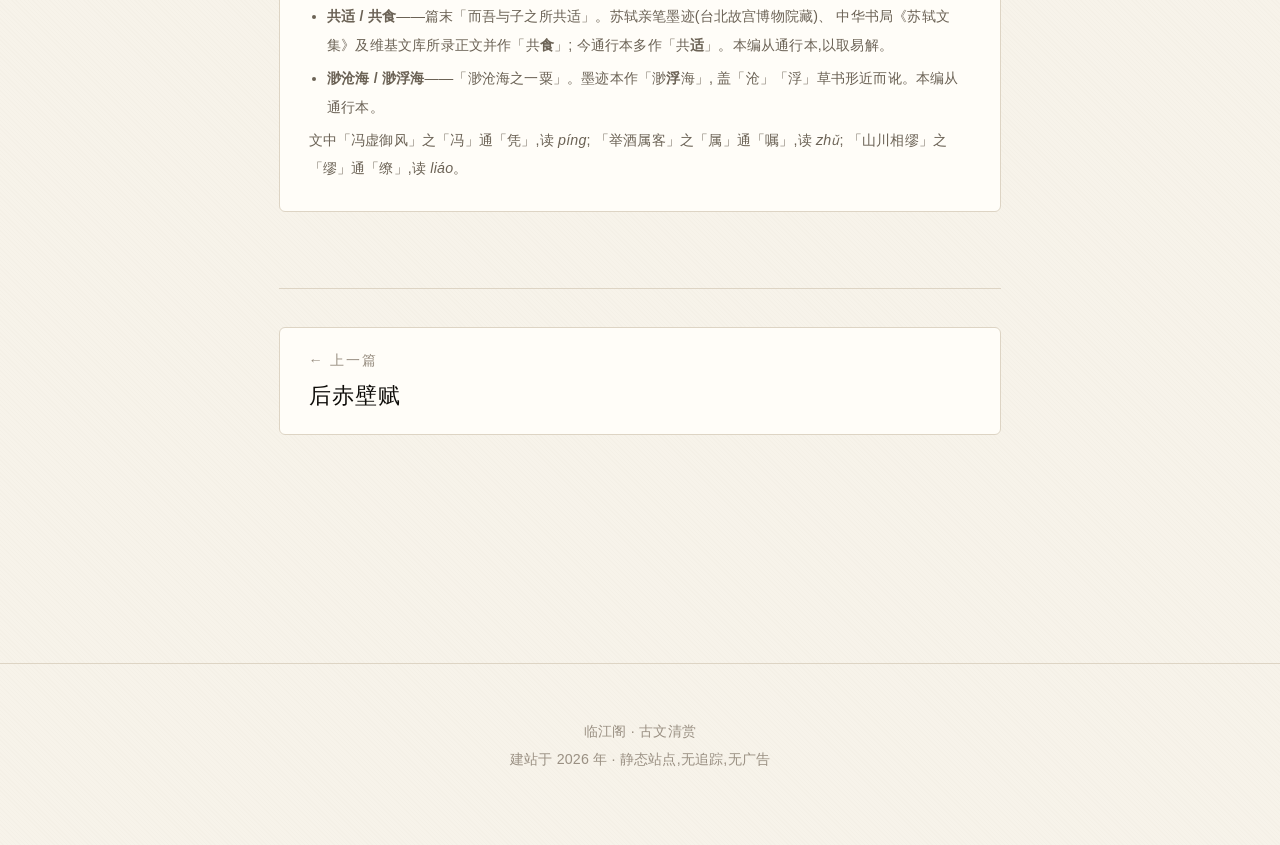
<file: posts/qian-chibi-fu.html>
<!DOCTYPE html>
<html lang="zh-CN">
<head>
<meta charset="UTF-8">
<meta name="viewport" content="width=device-width, initial-scale=1">
<title>前赤壁赋 · 临江阁</title>
<meta name="description" content="苏轼《前赤壁赋》全文。壬戌之秋,七月既望,苏子与客泛舟游于赤壁之下。">
<link rel="icon" href="../assets/img/favicon.svg" type="image/svg+xml">
<link rel="stylesheet" href="../assets/css/site.css">
<link rel="stylesheet" href="../assets/css/essay.css">
<script>
  (function () {
    try {
      var t = localStorage.getItem('harness-theme');
      if (t === 'light' || t === 'dark') {
        document.documentElement.setAttribute('data-theme', t);
      }
    } catch (e) {}
  })();
</script>
</head>
<body>

<div class="progress" aria-hidden="true"></div>

<header class="site-header">
  <div class="site-header__inner">
    <a class="site-brand" href="../index.html">
      <span class="site-brand__mark">临</span>
      临江阁
    </a>
    <nav class="site-nav" aria-label="主导航">
      <a href="../index.html">首页</a>
      <a href="../archive.html">归档</a>
      <a href="../about.html">关于</a>
      <button class="theme-toggle" type="button" aria-label="切换主题">☾</button>
    </nav>
  </div>
</header>

<main class="site-main">
<article class="essay">

  <header class="essay__header">
    <p class="essay__eyebrow">宋 · 元丰五年 · 壬戌</p>
    <h1 class="essay__title">前赤壁赋</h1>
    <div class="essay__rule" aria-hidden="true"></div>
    <p class="essay__byline"><span class="dynasty">宋</span>苏轼</p>
    <div class="essay__meta">
      <time datetime="2026-10-10">2026 年 10 月 10 日</time>
      <span class="dot">·</span>
      <span>赋</span>
      <span class="dot">·</span>
      <span>五百三十七字</span>
    </div>
  </header>

  <div class="essay__body">

    <p>壬戌之秋，七月既望，苏子与客泛舟游于赤壁之下。</p>

    <p class="essay__verse">
      <span>清风徐来，水波不兴。</span>
    </p>

    <p>举酒属客，诵明月之诗，歌窈窕之章。少焉，月出于东山之上，徘徊于斗牛之间。</p>

    <p class="essay__verse">
      <span>白露横江，水光接天。</span>
    </p>

    <p>纵一苇之所如，凌万顷之茫然。</p>

    <p class="essay__verse">
      <span>浩浩乎如冯虚御风，而不知其所止；</span>
      <span>飘飘乎如遗世独立，羽化而登仙。</span>
    </p>

    <p>于是饮酒乐甚，扣舷而歌之。歌曰：“桂棹兮兰桨，击空明兮溯流光。渺渺兮予怀，望美人兮天一方。”客有吹洞箫者，倚歌而和之。</p>

    <p class="essay__verse">
      <span>其声呜呜然，如怨如慕，如泣如诉，</span>
      <span>余音袅袅，不绝如缕。</span>
    </p>

    <p>舞幽壑之潜蛟，泣孤舟之嫠妇。</p>

    <p>苏子愀然，正襟危坐而问客曰：“何为其然也？”</p>

    <p>客曰：“‘月明星稀，乌鹊南飞’，此非曹孟德之诗乎？西望夏口，东望武昌，山川相缪，郁乎苍苍，此非孟德之困于周郎者乎？方其破荆州，下江陵，顺流而东也，舳舻千里，旌旗蔽空，酾酒临江，横槊赋诗，固一世之雄也，而今安在哉？况吾与子渔樵于江渚之上，侣鱼虾而友麋鹿，驾一叶之扁舟，举匏樽以相属。</p>

    <p class="essay__verse">
      <span>寄蜉蝣于天地，渺沧海之一粟。</span>
      <span>哀吾生之须臾，羡长江之无穷。</span>
    </p>

    <p>挟飞仙以遨游，抱明月而长终。知不可乎骤得，托遗响于悲风。”</p>

    <p>苏子曰：“客亦知夫水与月乎？</p>

    <p class="essay__verse">
      <span>逝者如斯，而未尝往也；</span>
      <span>盈虚者如彼，而卒莫消长也。</span>
    </p>

    <p>盖将自其变者而观之，则天地曾不能以一瞬；自其不变者而观之，则物与我皆无尽也，而又何羡乎？且夫天地之间，物各有主，苟非吾之所有，虽一毫而莫取。</p>

    <p class="essay__verse">
      <span>惟江上之清风，与山间之明月，</span>
      <span>耳得之而为声，目遇之而成色，</span>
      <span>取之无禁，用之不竭，</span>
      <span>是造物者之无尽藏也，而吾与子之所共适。</span>
    </p>

    <p>客喜而笑，洗盏更酌。肴核既尽，杯盘狼籍。相与枕藉乎舟中，不知东方之既白。</p>

  </div>

  <p class="essay__end">— 终 —</p>

  <aside class="essay__colophon">
    <h2>版本说明</h2>
    <p>
      本篇文字以中华书局《苏轼文集》系统及通行本为底本,并据维基文库《前赤壁赋》、
      北京大学—字节跳动「识典古籍」《东坡全集》等来源参校,正文逐字核对,共五百三十七字。
    </p>
    <p>异文列下,存而不改:</p>
    <ul>
      <li>
        <strong>共适 / 共食</strong>——篇末「而吾与子之所共适」。苏轼亲笔墨迹(台北故宫博物院藏)、
        中华书局《苏轼文集》及维基文库所录正文并作「共<strong>食</strong>」;
        今通行本多作「共<strong>适</strong>」。本编从通行本,以取易解。
      </li>
      <li>
        <strong>渺沧海 / 渺浮海</strong>——「渺沧海之一粟」。墨迹本作「渺<strong>浮</strong>海」,
        盖「沧」「浮」草书形近而讹。本编从通行本。
      </li>
    </ul>
    <p>
      文中「冯虚御风」之「冯」通「凭」,读 <em>píng</em>;
      「举酒属客」之「属」通「嘱」,读 <em>zhǔ</em>;
      「山川相缪」之「缪」通「缭」,读 <em>liáo</em>。
    </p>
  </aside>

</article>

<nav class="post-nav" id="post-nav" aria-label="文章导航"></nav>
</main>

<footer class="site-footer">
  <p>
    临江阁 · 古文清赏<br>
    建站于 2026 年 · 静态站点,无追踪,无广告
  </p>
</footer>

<script src="../assets/js/posts.js"></script>
<script src="../assets/js/site.js"></script>
<script>
  (function () {
    window.HarnessPosts.renderPostNav(
      document.getElementById('post-nav'), 'qian-chibi-fu', '../'
    );
  })();
</script>

</body>
</html>
</file>
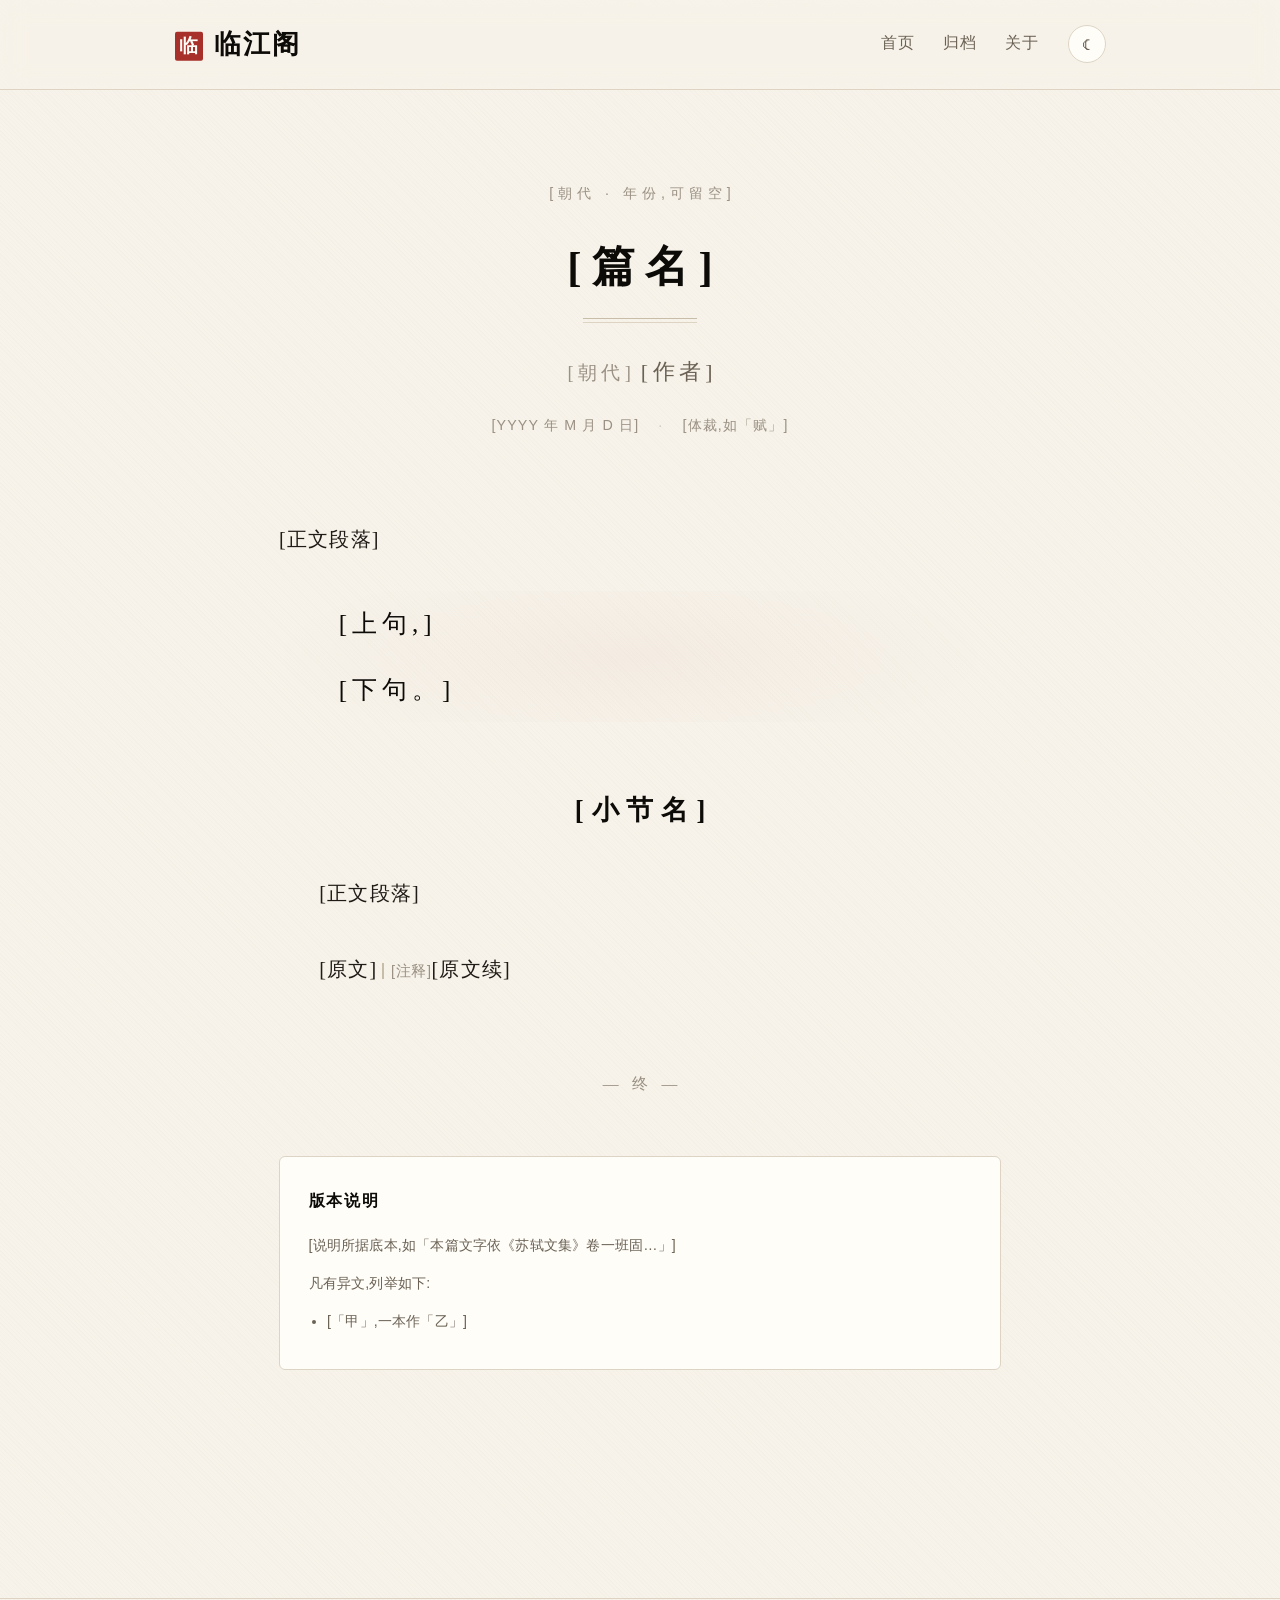
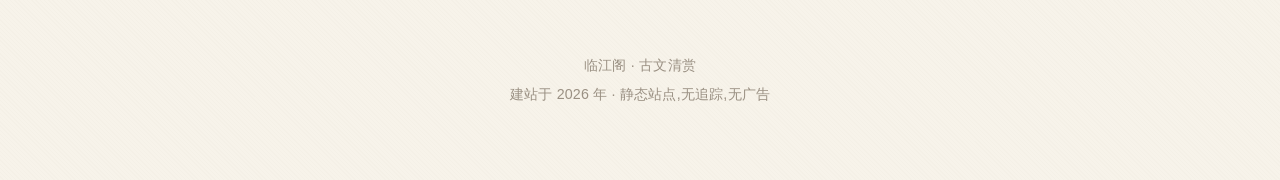
<file: templates/_template.html>
<!DOCTYPE html>
<!--
  ============================================================================
  文章模板 —— 新增文章请复制本文件到 posts/ 目录,然后:
    1. 把下面所有 [方括号] 里的内容换成你的文章信息
    2. 在 assets/js/posts.js 的 POSTS 数组里加一条同 slug 的记录
    3. 完成,首页与归档页会自动收录
  注意:本文件在 posts/ 子目录下,引用资源要写 ../assets/...
  ============================================================================
-->
<html lang="zh-CN">
<head>
<meta charset="UTF-8">
<meta name="viewport" content="width=device-width, initial-scale=1">
<title>[篇名] · 临江阁</title>
<meta name="description" content="[一句话摘要]">
<link rel="icon" href="../assets/img/favicon.svg" type="image/svg+xml">
<link rel="stylesheet" href="../assets/css/site.css">
<link rel="stylesheet" href="../assets/css/essay.css">
<script>
  (function () {
    try {
      var t = localStorage.getItem('harness-theme');
      if (t === 'light' || t === 'dark') {
        document.documentElement.setAttribute('data-theme', t);
      }
    } catch (e) {}
  })();
</script>
</head>
<body>

<div class="progress" aria-hidden="true"></div>

<header class="site-header">
  <div class="site-header__inner">
    <a class="site-brand" href="../index.html">
      <span class="site-brand__mark">临</span>
      临江阁
    </a>
    <nav class="site-nav" aria-label="主导航">
      <a href="../index.html">首页</a>
      <a href="../archive.html">归档</a>
      <a href="../about.html">关于</a>
      <button class="theme-toggle" type="button" aria-label="切换主题">☾</button>
    </nav>
  </div>
</header>

<main class="site-main">
<article class="essay">

  <header class="essay__header">
    <p class="essay__eyebrow">[朝代 · 年份,可留空]</p>
    <h1 class="essay__title">[篇名]</h1>
    <div class="essay__rule" aria-hidden="true"></div>
    <p class="essay__byline"><span class="dynasty">[朝代]</span>[作者]</p>
    <div class="essay__meta">
      <time datetime="[YYYY-MM-DD]">[YYYY 年 M 月 D 日]</time>
      <span class="dot">·</span>
      <span>[体裁,如「赋」]</span>
    </div>
  </header>

  <!-- 可选:自动目录。正文中有两个以上 .essay__section 时才会显示 -->
  <div data-toc></div>

  <div class="essay__body">

    <!-- 普通段落:首行自动缩进两字 -->
    <p>[正文段落]</p>

    <!-- 名句:单独成段,居中并以朱砂点缀。<span> 用于对仗断行 -->
    <p class="essay__verse">
      <span>[上句,]</span>
      <span>[下句。]</span>
    </p>

    <!-- 需要分节时使用(如「其一」「其二」),两个以上会自动生成目录 -->
    <h2 class="essay__section">[小节名]</h2>

    <p>[正文段落]</p>

    <!-- 行内注释:用于生僻字或异文说明 -->
    <p>
      [原文]<span class="essay__note">[注释]</span>[原文续]
    </p>

  </div>

  <p class="essay__end">— 终 —</p>

  <!-- 版本说明 / 校勘记,可选 -->
  <aside class="essay__colophon">
    <h2>版本说明</h2>
    <p>[说明所据底本,如「本篇文字依《苏轼文集》卷一班固…」]</p>
    <p>凡有异文,列举如下:</p>
    <ul>
      <li>[「甲」,一本作「乙」]</li>
    </ul>
  </aside>

</article>

<nav class="post-nav" id="post-nav" aria-label="文章导航"></nav>
</main>

<footer class="site-footer">
  <p>
    临江阁 · 古文清赏<br>
    建站于 2026 年 · 静态站点,无追踪,无广告
  </p>
</footer>

<script src="../assets/js/posts.js"></script>
<script src="../assets/js/site.js"></script>
<script>
  (function () {
    // [slug] 必须与 posts.js 中的 slug 一致
    var SLUG = '[slug]';
    window.HarnessPosts.renderPostNav(
      document.getElementById('post-nav'), SLUG, '../'
    );
  })();
</script>

</body>
</html>
</file>
<file: assets/css/site.css>
/* ==========================================================================
   site.css —— 站点设计系统
   定义设计令牌(颜色/字号/间距/字体栈)、全局布局、导航、页脚、卡片等
   与文章正文有关的古籍排版规则在 essay.css 中,二者配合使用
   ========================================================================== */

/* --------------------------------------------------------------------------
   1. 设计令牌
   -------------------------------------------------------------------------- */
:root {
  /* --- 颜色:宣纸与墨 --- */
  --paper:          #f7f3ea;   /* 底色,仿宣纸 */
  --paper-raised:   #fffdf8;   /* 卡片、抬升表面 */
  --paper-sunken:   #f0eadd;   /* 下沉区域 */
  --ink:            #1f1b16;   /* 正文,近墨黑 */
  --ink-strong:     #0d0b08;   /* 标题 */
  --ink-soft:       #6b6255;   /* 次要文字 */
  --ink-faint:      #9a9083;   /* 极次要、元信息 */
  --rule:           #ddd4c4;   /* 分隔线 */
  --rule-strong:    #c8bda9;
  --cinnabar:       #a8302a;   /* 朱砂,印章色,用于强调 */
  --cinnabar-soft:  #c25c50;
  --accent-bg:      rgba(168, 48, 42, 0.035);

  /* --- 字体栈 --- */
  /* 正文:宋体优先,逐级回退到明朝体(补繁体字形)与通用衬线 */
  --font-serif: "Songti SC", "Songti TC", "STSong", "Noto Serif SC",
                "Source Han Serif SC", "Hiragino Mincho ProN", "Hiragino Mincho Pro",
                "SimSun", "Noto Serif CJK SC", Georgia, "Times New Roman", serif;
  /* 标题:楷体优先,更有书卷气 */
  --font-kai:   "Kaiti SC", "STKaiti", "KaiTi", "TW-Kai", "Noto Serif SC",
                "Hiragino Mincho ProN", "Songti SC", serif;
  /* 界面文字:无衬线,用于导航与元信息 */
  --font-sans:  -apple-system, BlinkMacSystemFont, "PingFang SC",
                "Hiragino Sans GB", "Microsoft YaHei", "Noto Sans SC",
                "Helvetica Neue", Arial, sans-serif;
  /* 等宽,用于代码 */
  --font-mono:  "SF Mono", ui-monospace, Menlo, Consolas, "Courier New", monospace;

  /* --- 字号:正文基准 19px,中文阅读舒适区 --- */
  --fs-root:      19px;
  --fs-xs:        0.75rem;
  --fs-sm:        0.833rem;
  --fs-base:      1rem;
  --fs-md:        1.15rem;
  --fs-lg:        1.4rem;
  --fs-xl:        1.75rem;
  --fs-2xl:       2.25rem;
  --fs-3xl:       3rem;

  /* --- 间距 --- */
  --sp-1: 0.25rem;
  --sp-2: 0.5rem;
  --sp-3: 0.75rem;
  --sp-4: 1rem;
  --sp-5: 1.5rem;
  --sp-6: 2rem;
  --sp-7: 3rem;
  --sp-8: 4rem;
  --sp-9: 6rem;

  /* --- 布局 --- */
  --measure:        38rem;   /* 正文最佳阅读宽度 */
  --measure-wide:   52rem;   /* 列表页宽度 */
  --page-gutter:    1.5rem;

  /* --- 边框与阴影 --- */
  --radius-sm: 3px;
  --radius:    6px;
  --radius-lg: 10px;
  --shadow-sm: 0 1px 2px rgba(31, 27, 22, 0.05);
  --shadow:    0 2px 8px rgba(31, 27, 22, 0.07);
  --shadow-lg: 0 6px 24px rgba(31, 27, 22, 0.10);

  /* --- 动效 --- */
  --ease: cubic-bezier(0.4, 0, 0.2, 1);
  --dur:  220ms;

  color-scheme: light;
}

/* --- 暗色:夜读,底色用暖黑而非纯黑,减轻刺眼 --- */
@media (prefers-color-scheme: dark) {
  :root:not([data-theme="light"]) {
    --paper:         #16130f;
    --paper-raised:  #1f1b16;
    --paper-sunken:  #100e0b;
    --ink:           #ddd4c4;
    --ink-strong:    #f2ebdd;
    --ink-soft:      #a89d8a;
    --ink-faint:     #7a7160;
    --rule:          #332c23;
    --rule-strong:   #473e31;
    --cinnabar:      #d4675c;
    --cinnabar-soft: #b8544a;
    --accent-bg:     rgba(212, 103, 92, 0.055);
    --shadow-sm: 0 1px 2px rgba(0, 0, 0, 0.3);
    --shadow:    0 2px 8px rgba(0, 0, 0, 0.35);
    --shadow-lg: 0 6px 24px rgba(0, 0, 0, 0.45);
    color-scheme: dark;
  }
}

/* 手动切换的暗色模式 */
:root[data-theme="dark"] {
  --paper:         #16130f;
  --paper-raised:  #1f1b16;
  --paper-sunken:  #100e0b;
  --ink:           #ddd4c4;
  --ink-strong:    #f2ebdd;
  --ink-soft:      #a89d8a;
  --ink-faint:     #7a7160;
  --rule:          #332c23;
  --rule-strong:   #473e31;
  --cinnabar:      #d4675c;
  --cinnabar-soft: #b8544a;
  --accent-bg:     rgba(212, 103, 92, 0.055);
  --shadow-sm: 0 1px 2px rgba(0, 0, 0, 0.3);
  --shadow:    0 2px 8px rgba(0, 0, 0, 0.35);
  --shadow-lg: 0 6px 24px rgba(0, 0, 0, 0.45);
  color-scheme: dark;
}

/* --------------------------------------------------------------------------
   2. 重置与基础
   -------------------------------------------------------------------------- */
*, *::before, *::after { box-sizing: border-box; }

html {
  font-size: var(--fs-root);
  -webkit-text-size-adjust: 100%;
  scroll-behavior: smooth;
}

@media (prefers-reduced-motion: reduce) {
  html { scroll-behavior: auto; }
  *, *::before, *::after {
    animation-duration: 0.01ms !important;
    animation-iteration-count: 1 !important;
    transition-duration: 0.01ms !important;
  }
}

body {
  margin: 0;
  background-color: var(--paper);
  color: var(--ink);
  font-family: var(--font-serif);
  font-size: var(--fs-base);
  line-height: 1.9;
  letter-spacing: 0.01em;
  -webkit-font-smoothing: antialiased;
  -moz-osx-font-smoothing: grayscale;
  text-rendering: optimizeLegibility;
  /* 宣纸质感:极淡的斜向纹理 */
  background-image:
    repeating-linear-gradient(
      45deg,
      transparent 0,
      transparent 2px,
      rgba(140, 125, 100, 0.022) 2px,
      rgba(140, 125, 100, 0.022) 3px
    );
}

/* 暗色下不要纸纹,否则底色发脏 */
@media (prefers-color-scheme: dark) {
  :root:not([data-theme="light"]) body { background-image: none; }
}
:root[data-theme="dark"] body { background-image: none; }

/* 选中文字:朱砂淡底 */
::selection {
  background: var(--accent-bg);
  color: var(--ink-strong);
}

/* --------------------------------------------------------------------------
   3. 链接
   -------------------------------------------------------------------------- */
a {
  color: var(--cinnabar);
  text-decoration: none;
  border-bottom: 1px solid transparent;
  transition: border-color var(--dur) var(--ease), color var(--dur) var(--ease);
}
a:hover { border-bottom-color: currentColor; }
a:focus-visible {
  outline: 2px solid var(--cinnabar);
  outline-offset: 3px;
  border-radius: var(--radius-sm);
}

/* --------------------------------------------------------------------------
   4. 布局骨架
   -------------------------------------------------------------------------- */
.site-header {
  border-bottom: 1px solid var(--rule);
  background-color: color-mix(in srgb, var(--paper) 85%, transparent);
  backdrop-filter: saturate(180%) blur(12px);
  -webkit-backdrop-filter: saturate(180%) blur(12px);
  position: sticky;
  top: 0;
  z-index: 50;
}

.site-header__inner {
  max-width: var(--measure-wide);
  margin: 0 auto;
  padding: var(--sp-4) var(--page-gutter);
  display: flex;
  align-items: center;
  justify-content: space-between;
  gap: var(--sp-4);
}

.site-brand {
  font-family: var(--font-kai);
  font-size: var(--fs-lg);
  font-weight: 600;
  color: var(--ink-strong);
  letter-spacing: 0.08em;
  border-bottom: none;
  display: inline-flex;
  align-items: baseline;
  gap: 0.4em;
}
.site-brand:hover { color: var(--cinnabar); }
.site-brand__mark {
  display: inline-block;
  width: 1.5em;
  height: 1.5em;
  line-height: 1.5em;
  text-align: center;
  font-size: 0.72em;
  color: var(--paper-raised);
  background: var(--cinnabar);
  border-radius: 2px;
  letter-spacing: 0;
  transform: translateY(-0.06em);
}

.site-nav {
  display: flex;
  align-items: center;
  gap: var(--sp-5);
  font-family: var(--font-sans);
  font-size: var(--fs-sm);
  letter-spacing: 0.05em;
}
.site-nav a {
  color: var(--ink-soft);
  border-bottom: 1px solid transparent;
  padding-bottom: 2px;
}
.site-nav a:hover,
.site-nav a[aria-current="page"] {
  color: var(--cinnabar);
  border-bottom-color: var(--cinnabar);
}

.site-main {
  max-width: var(--measure-wide);
  margin: 0 auto;
  padding: var(--sp-8) var(--page-gutter) var(--sp-9);
}

.site-footer {
  border-top: 1px solid var(--rule);
  margin-top: var(--sp-9);
  padding: var(--sp-6) var(--page-gutter) var(--sp-7);
  text-align: center;
  font-family: var(--font-sans);
  font-size: var(--fs-xs);
  color: var(--ink-faint);
  line-height: 2;
}
.site-footer a { color: var(--ink-soft); }

/* --------------------------------------------------------------------------
   5. 主题切换按钮
   -------------------------------------------------------------------------- */
.theme-toggle {
  appearance: none;
  border: 1px solid var(--rule);
  background: var(--paper-raised);
  color: var(--ink-soft);
  width: 2rem;
  height: 2rem;
  border-radius: 50%;
  display: inline-grid;
  place-items: center;
  cursor: pointer;
  font-size: 0.9rem;
  line-height: 1;
  padding: 0;
  transition: all var(--dur) var(--ease);
}
.theme-toggle:hover {
  color: var(--cinnabar);
  border-color: var(--cinnabar);
  transform: rotate(15deg);
}
.theme-toggle:focus-visible {
  outline: 2px solid var(--cinnabar);
  outline-offset: 2px;
}

/* --------------------------------------------------------------------------
   6. 首页头部(前言区)
   -------------------------------------------------------------------------- */
.hero {
  text-align: center;
  padding: var(--sp-7) 0 var(--sp-8);
  border-bottom: 1px solid var(--rule);
  margin-bottom: var(--sp-8);
}
.hero__title {
  font-family: var(--font-kai);
  font-size: var(--fs-3xl);
  font-weight: 600;
  color: var(--ink-strong);
  letter-spacing: 0.22em;
  text-indent: 0.22em;   /* 抵消末字后多出的字距,视觉居中 */
  margin: 0 0 var(--sp-4);
  line-height: 1.4;
}
.hero__subtitle {
  font-family: var(--font-sans);
  font-size: var(--fs-sm);
  color: var(--ink-soft);
  letter-spacing: 0.18em;
  text-indent: 0.18em;
  margin: 0 0 var(--sp-5);
}
/* 副标题下的双细线 */
.hero__rule {
  width: 6rem;
  height: 0;
  margin: 0 auto var(--sp-5);
  border-top: 1px solid var(--rule-strong);
  border-bottom: 1px solid var(--rule);
  padding-top: 3px;
}
.hero__verse {
  font-family: var(--font-kai);
  font-size: var(--fs-md);
  color: var(--ink-soft);
  letter-spacing: 0.08em;
  line-height: 2.2;
  margin: 0 auto;
  max-width: 26em;
}
.hero__verse span { display: block; }

/* 朱砂印章式装饰 */
.seal {
  display: inline-block;
  font-family: var(--font-kai);
  font-size: var(--fs-xs);
  color: var(--cinnabar);
  border: 1px solid var(--cinnabar);
  border-radius: 2px;
  padding: 0.15em 0.45em;
  letter-spacing: 0.1em;
  line-height: 1.6;
  opacity: 0.85;
}

/* --------------------------------------------------------------------------
   7. 章节标题(用于分组)
   -------------------------------------------------------------------------- */
.section-head {
  display: flex;
  align-items: center;
  gap: var(--sp-4);
  margin: var(--sp-7) 0 var(--sp-5);
}
.section-head__title {
  font-family: var(--font-kai);
  font-size: var(--fs-lg);
  font-weight: 600;
  color: var(--ink-strong);
  letter-spacing: 0.12em;
  margin: 0;
  white-space: nowrap;
}
.section-head__rule {
  flex: 1;
  height: 1px;
  background: linear-gradient(to right, var(--rule-strong), transparent);
}
.section-head__count {
  font-family: var(--font-sans);
  font-size: var(--fs-xs);
  color: var(--ink-faint);
  letter-spacing: 0.08em;
  white-space: nowrap;
}

/* --------------------------------------------------------------------------
   8. 文章卡片列表
   -------------------------------------------------------------------------- */
.post-list {
  list-style: none;
  margin: 0;
  padding: 0;
  display: grid;
  gap: var(--sp-5);
}

.post-card {
  background: var(--paper-raised);
  border: 1px solid var(--rule);
  border-radius: var(--radius-lg);
  padding: var(--sp-6) var(--sp-6) var(--sp-5);
  position: relative;
  overflow: hidden;
  transition: transform var(--dur) var(--ease),
              box-shadow var(--dur) var(--ease),
              border-color var(--dur) var(--ease);
}
/* 卡片左侧朱砂细线,悬停时生长 */
.post-card::before {
  content: "";
  position: absolute;
  left: 0; top: 0; bottom: 0;
  width: 3px;
  background: var(--cinnabar);
  transform: scaleY(0);
  transform-origin: top;
  transition: transform var(--dur) var(--ease);
}
.post-card:hover {
  transform: translateY(-2px);
  box-shadow: var(--shadow-lg);
  border-color: var(--rule-strong);
}
.post-card:hover::before { transform: scaleY(1); }

.post-card__meta {
  display: flex;
  align-items: center;
  gap: var(--sp-3);
  font-family: var(--font-sans);
  font-size: var(--fs-xs);
  color: var(--ink-faint);
  letter-spacing: 0.08em;
  margin-bottom: var(--sp-3);
  flex-wrap: wrap;
}
.post-card__meta time { font-variant-numeric: tabular-nums; }
.post-card__meta .dot { opacity: 0.45; }

.post-card__title {
  font-family: var(--font-kai);
  font-size: var(--fs-xl);
  font-weight: 600;
  line-height: 1.5;
  margin: 0 0 var(--sp-2);
  letter-spacing: 0.06em;
}
.post-card__title a {
  color: var(--ink-strong);
  border-bottom: none;
}
.post-card__title a:hover { color: var(--cinnabar); }
/* 整卡可点,但保持链接可访问 */
.post-card__title a::after {
  content: "";
  position: absolute;
  inset: 0;
}

.post-card__author {
  font-family: var(--font-serif);
  font-size: var(--fs-sm);
  color: var(--ink-soft);
  letter-spacing: 0.08em;
  margin-bottom: var(--sp-3);
}

.post-card__excerpt {
  font-family: var(--font-kai);
  font-size: var(--fs-md);
  color: var(--ink-soft);
  line-height: 2;
  letter-spacing: 0.06em;
  margin: 0;
}

.post-card__tags {
  display: flex;
  gap: var(--sp-2);
  margin-top: var(--sp-4);
  flex-wrap: wrap;
}
.tag {
  font-family: var(--font-sans);
  font-size: var(--fs-xs);
  color: var(--ink-faint);
  background: var(--paper-sunken);
  border: 1px solid var(--rule);
  border-radius: 999px;
  padding: 0.1em 0.7em;
  letter-spacing: 0.06em;
}

/* --------------------------------------------------------------------------
   9. 归档页
   -------------------------------------------------------------------------- */
.archive-year {
  font-family: var(--font-kai);
  font-size: var(--fs-lg);
  color: var(--ink-strong);
  letter-spacing: 0.12em;
  margin: var(--sp-7) 0 var(--sp-3);
  padding-bottom: var(--sp-2);
  border-bottom: 1px solid var(--rule);
}
.archive-year:first-of-type { margin-top: 0; }

.archive-list { list-style: none; margin: 0; padding: 0; }
.archive-list li {
  display: flex;
  align-items: baseline;
  gap: var(--sp-4);
  padding: var(--sp-3) 0;
  border-bottom: 1px dashed var(--rule);
}
.archive-list li:last-child { border-bottom: none; }
.archive-list time {
  font-family: var(--font-sans);
  font-size: var(--fs-xs);
  color: var(--ink-faint);
  font-variant-numeric: tabular-nums;
  letter-spacing: 0.06em;
  flex-shrink: 0;
  min-width: 6.5em;
}
.archive-list a {
  font-family: var(--font-kai);
  font-size: var(--fs-md);
  color: var(--ink-strong);
  letter-spacing: 0.06em;
  border-bottom: none;
}
.archive-list a:hover { color: var(--cinnabar); }
.archive-list .by {
  font-family: var(--font-sans);
  font-size: var(--fs-xs);
  color: var(--ink-faint);
  flex-shrink: 0;
}

/* --------------------------------------------------------------------------
   10. 通用页面内容(关于页等)
   -------------------------------------------------------------------------- */
.page-header {
  text-align: center;
  padding-bottom: var(--sp-6);
  margin-bottom: var(--sp-7);
  border-bottom: 1px solid var(--rule);
}
.page-header__title {
  font-family: var(--font-kai);
  font-size: var(--fs-2xl);
  font-weight: 600;
  color: var(--ink-strong);
  letter-spacing: 0.16em;
  text-indent: 0.16em;
  margin: 0 0 var(--sp-3);
}
.page-header__sub {
  font-family: var(--font-sans);
  font-size: var(--fs-sm);
  color: var(--ink-soft);
  letter-spacing: 0.1em;
  margin: 0;
}

.prose { max-width: var(--measure); margin: 0 auto; }
.prose h2 {
  font-family: var(--font-kai);
  font-size: var(--fs-xl);
  font-weight: 600;
  color: var(--ink-strong);
  letter-spacing: 0.1em;
  margin: var(--sp-7) 0 var(--sp-4);
  padding-left: var(--sp-4);
  border-left: 3px solid var(--cinnabar);
  line-height: 1.6;
}
.prose h2:first-child { margin-top: 0; }
.prose h3 {
  font-family: var(--font-kai);
  font-size: var(--fs-lg);
  color: var(--ink-strong);
  letter-spacing: 0.08em;
  margin: var(--sp-6) 0 var(--sp-3);
}
.prose p { margin: 0 0 var(--sp-5); }
.prose ul, .prose ol { padding-left: 1.4em; margin: 0 0 var(--sp-5); }
.prose li { margin-bottom: var(--sp-2); }
.prose code {
  font-family: var(--font-mono);
  font-size: 0.86em;
  background: var(--paper-sunken);
  border: 1px solid var(--rule);
  border-radius: var(--radius-sm);
  padding: 0.1em 0.35em;
}
.prose pre {
  font-family: var(--font-mono);
  font-size: 0.82rem;
  line-height: 1.7;
  background: var(--paper-sunken);
  border: 1px solid var(--rule);
  border-radius: var(--radius);
  padding: var(--sp-5);
  overflow-x: auto;
  margin: 0 0 var(--sp-5);
}
.prose pre code { background: none; border: none; padding: 0; font-size: inherit; }
.prose blockquote {
  margin: 0 0 var(--sp-5);
  padding: var(--sp-2) var(--sp-5);
  border-left: 3px solid var(--rule-strong);
  color: var(--ink-soft);
  font-family: var(--font-kai);
  letter-spacing: 0.06em;
}
.prose table {
  width: 100%;
  border-collapse: collapse;
  font-family: var(--font-sans);
  font-size: var(--fs-sm);
  margin: 0 0 var(--sp-5);
}
.prose th, .prose td {
  border: 1px solid var(--rule);
  padding: var(--sp-2) var(--sp-3);
  text-align: left;
}
.prose th { background: var(--paper-sunken); font-weight: 600; }

/* --------------------------------------------------------------------------
   11. 工具类
   -------------------------------------------------------------------------- */
.visually-hidden {
  position: absolute;
  width: 1px; height: 1px;
  margin: -1px; padding: 0;
  overflow: hidden;
  clip: rect(0 0 0 0);
  white-space: nowrap;
  border: 0;
}
.empty-note {
  text-align: center;
  color: var(--ink-faint);
  font-family: var(--font-sans);
  font-size: var(--fs-sm);
  padding: var(--sp-7) 0;
  border: 1px dashed var(--rule);
  border-radius: var(--radius-lg);
}

/* 「查看全部」链接 */
.list-more {
  text-align: center;
  margin: var(--sp-6) 0 0;
  font-family: var(--font-sans);
  font-size: var(--fs-sm);
  letter-spacing: 0.08em;
}

/* --------------------------------------------------------------------------
   12. 响应式
   -------------------------------------------------------------------------- */
@media (max-width: 40rem) {
  :root {
    --fs-root: 17px;
    --page-gutter: 1.15rem;
    --fs-3xl: 2.35rem;
    --fs-2xl: 1.85rem;
  }
  .site-header__inner { padding: var(--sp-3) var(--page-gutter); }
  .site-nav { gap: var(--sp-4); font-size: var(--fs-xs); }
  .site-brand { font-size: var(--fs-md); }
  .site-main { padding-top: var(--sp-6); }
  .post-card { padding: var(--sp-5) var(--sp-5) var(--sp-4); }
  .archive-list li { flex-wrap: wrap; gap: var(--sp-1) var(--sp-3); }
  .archive-list time { min-width: auto; }
}

/* --------------------------------------------------------------------------
   13. 打印
   -------------------------------------------------------------------------- */
@media print {
  .site-header, .site-footer, .theme-toggle, .post-nav { display: none; }
  body { background: #fff; color: #000; background-image: none; }
  .site-main { padding: 0; max-width: none; }
  .post-card { border: none; padding: 0; box-shadow: none; }
  a { color: #000; border-bottom: none; }
}
</file>
<file: assets/css/admin.css>
/* ==========================================================================
   admin.css —— 管理界面样式
   复用 site.css 的设计令牌(配色 / 字体栈 / 间距),但布局偏工具化
   ========================================================================== */

.admin-body {
  background-image: none;   /* 管理界面不要纸纹,保持干净 */
  line-height: 1.7;
}

/* 排版模板存在 <script type="text/template"> 中。
   浏览器不认识的 script 类型会被忽略标签本身,却仍会渲染其内容,
   导致 __TITLE__ 这类占位符直接显示在页面上,故必须隐藏。
   JS 用 textContent 读取,不受 display:none 影响。 */
script[type="text/template"] { display: none; }

/* --------------------------------------------------------------------------
   1. 登录弹框
   -------------------------------------------------------------------------- */
.modal {
  position: fixed;
  inset: 0;
  z-index: 200;
  display: grid;
  place-items: center;
  padding: var(--sp-4);
}
.modal[hidden] { display: none; }

.modal__backdrop {
  position: absolute;
  inset: 0;
  background: rgba(20, 17, 13, 0.55);
  backdrop-filter: blur(3px);
  -webkit-backdrop-filter: blur(3px);
}

.modal__box {
  position: relative;
  width: 100%;
  max-width: 24rem;
  background: var(--paper-raised);
  border: 1px solid var(--rule);
  border-radius: var(--radius-lg);
  box-shadow: var(--shadow-lg);
  padding: var(--sp-6);
  animation: modal-in 200ms var(--ease);
}
@keyframes modal-in {
  from { opacity: 0; transform: translateY(-8px) scale(0.98); }
  to   { opacity: 1; transform: none; }
}

.modal__title {
  font-family: var(--font-kai);
  font-size: var(--fs-xl);
  color: var(--ink-strong);
  letter-spacing: 0.16em;
  text-indent: 0.16em;
  margin: 0 0 var(--sp-2);
  text-align: center;
}
.modal__hint {
  font-family: var(--font-sans);
  font-size: var(--fs-sm);
  color: var(--ink-faint);
  text-align: center;
  margin: 0 0 var(--sp-5);
}
.modal__actions {
  display: flex;
  gap: var(--sp-3);
  justify-content: flex-end;
  margin-top: var(--sp-5);
}
.modal__error {
  font-family: var(--font-sans);
  font-size: var(--fs-sm);
  color: var(--cinnabar);
  margin: var(--sp-3) 0 0;
}

/* --------------------------------------------------------------------------
   2. 表单元素
   -------------------------------------------------------------------------- */
.input {
  width: 100%;
  font-family: var(--font-sans);
  font-size: var(--fs-sm);
  line-height: 1.6;
  color: var(--ink);
  background: var(--paper);
  border: 1px solid var(--rule-strong);
  border-radius: var(--radius);
  padding: 0.55em 0.75em;
  transition: border-color var(--dur) var(--ease), box-shadow var(--dur) var(--ease);
}
.input:focus {
  outline: none;
  border-color: var(--cinnabar);
  box-shadow: 0 0 0 3px var(--accent-bg);
}
.input::placeholder { color: var(--ink-faint); opacity: 0.75; }

.input--area {
  font-family: var(--font-serif);
  font-size: var(--fs-base);
  line-height: 1.95;
  resize: vertical;
  min-height: 12rem;
  letter-spacing: 0.02em;
}

.field { margin-bottom: var(--sp-4); }
.field__label {
  display: block;
  font-family: var(--font-sans);
  font-size: var(--fs-xs);
  color: var(--ink-soft);
  letter-spacing: 0.06em;
  margin-bottom: var(--sp-2);
}
.field__label .req { color: var(--cinnabar); }
.field__hint {
  font-family: var(--font-sans);
  font-size: var(--fs-xs);
  color: var(--ink-faint);
  line-height: 1.9;
  margin: 0 0 var(--sp-3);
}
.field__hint code {
  font-family: var(--font-mono);
  font-size: 0.9em;
  background: var(--paper-sunken);
  border: 1px solid var(--rule);
  border-radius: var(--radius-sm);
  padding: 0.05em 0.3em;
}

.field-row {
  display: grid;
  grid-template-columns: repeat(auto-fit, minmax(9rem, 1fr));
  gap: var(--sp-4);
}

/* --------------------------------------------------------------------------
   3. 按钮
   -------------------------------------------------------------------------- */
.btn {
  appearance: none;
  font-family: var(--font-sans);
  font-size: var(--fs-sm);
  letter-spacing: 0.06em;
  padding: 0.5em 1.2em;
  border-radius: var(--radius);
  border: 1px solid transparent;
  cursor: pointer;
  transition: all var(--dur) var(--ease);
  white-space: nowrap;
}
.btn:disabled { opacity: 0.5; cursor: not-allowed; }
.btn:focus-visible { outline: 2px solid var(--cinnabar); outline-offset: 2px; }

.btn--primary {
  background: var(--cinnabar);
  color: #fff;
  border-color: var(--cinnabar);
}
.btn--primary:hover:not(:disabled) { background: var(--cinnabar-soft); }

.btn--ghost {
  background: transparent;
  color: var(--ink-soft);
  border-color: var(--rule-strong);
}
.btn--ghost:hover:not(:disabled) { color: var(--cinnabar); border-color: var(--cinnabar); }

.btn--sm { font-size: var(--fs-xs); padding: 0.35em 0.85em; }

/* --------------------------------------------------------------------------
   4. 管理界面骨架
   -------------------------------------------------------------------------- */
.admin[hidden] { display: none; }

.admin__header {
  display: flex;
  align-items: center;
  justify-content: space-between;
  gap: var(--sp-4);
  padding: var(--sp-4) var(--sp-5);
  border-bottom: 1px solid var(--rule);
  background: var(--paper-raised);
  position: sticky;
  top: 0;
  z-index: 50;
}
.admin__brand {
  display: flex;
  align-items: center;
  gap: 0.5em;
  font-family: var(--font-kai);
  font-size: var(--fs-md);
  color: var(--ink-strong);
  letter-spacing: 0.08em;
}
.admin__header-actions {
  display: flex;
  align-items: center;
  gap: var(--sp-4);
}
.admin__link {
  font-family: var(--font-sans);
  font-size: var(--fs-xs);
  color: var(--ink-soft);
  border-bottom: none;
}
.admin__link:hover { color: var(--cinnabar); }

/* 令牌引导页 */
.admin__gate {
  max-width: 32rem;
  margin: var(--sp-8) auto;
  padding: var(--sp-6);
  background: var(--paper-raised);
  border: 1px solid var(--rule);
  border-radius: var(--radius-lg);
}
.admin__gate[hidden] { display: none; }
.admin__gate-title {
  font-family: var(--font-kai);
  font-size: var(--fs-lg);
  color: var(--ink-strong);
  letter-spacing: 0.1em;
  margin: 0 0 var(--sp-4);
}
.admin__gate-text {
  font-family: var(--font-sans);
  font-size: var(--fs-sm);
  color: var(--ink-soft);
  line-height: 1.9;
  margin: 0 0 var(--sp-3);
}
.admin__gate-text code {
  font-family: var(--font-mono);
  font-size: 0.92em;
  background: var(--paper-sunken);
  border: 1px solid var(--rule);
  border-radius: var(--radius-sm);
  padding: 0.05em 0.35em;
}
.admin__gate-warn {
  font-family: var(--font-sans);
  font-size: var(--fs-xs);
  color: var(--cinnabar);
  background: var(--accent-bg);
  border-radius: var(--radius);
  padding: var(--sp-3) var(--sp-4);
  line-height: 1.9;
  margin: 0 0 var(--sp-5);
}
.admin__gate-actions { margin-top: var(--sp-4); }

/* 工作区 */
.admin__workspace[hidden] { display: none; }
.admin__workspace { padding: var(--sp-5); max-width: 90rem; margin: 0 auto; }

.admin__toolbar {
  display: flex;
  align-items: center;
  justify-content: space-between;
  gap: var(--sp-4);
  padding-bottom: var(--sp-4);
  margin-bottom: var(--sp-5);
  border-bottom: 1px solid var(--rule);
}
.admin__account {
  font-family: var(--font-sans);
  font-size: var(--fs-xs);
  color: var(--ink-faint);
}
.admin__account strong { color: var(--ink-soft); font-weight: 600; }

.admin__grid {
  display: grid;
  grid-template-columns: minmax(0, 1fr) minmax(0, 1fr);
  gap: var(--sp-6);
  align-items: start;
}
@media (max-width: 62rem) {
  .admin__grid { grid-template-columns: 1fr; }
}

.admin__section-title {
  font-family: var(--font-sans);
  font-size: var(--fs-xs);
  font-weight: 600;
  color: var(--ink-faint);
  letter-spacing: 0.24em;
  text-transform: uppercase;
  margin: 0 0 var(--sp-4);
  padding-bottom: var(--sp-2);
  border-bottom: 1px solid var(--rule);
}
.admin__form .admin__section-title:not(:first-child) { margin-top: var(--sp-7); }

.admin__form-actions {
  display: flex;
  gap: var(--sp-3);
  justify-content: flex-end;
  margin-top: var(--sp-6);
  padding-top: var(--sp-5);
  border-top: 1px solid var(--rule);
}

.admin__advanced {
  margin-top: var(--sp-5);
  border: 1px solid var(--rule);
  border-radius: var(--radius);
  padding: var(--sp-3) var(--sp-4);
}
.admin__advanced summary {
  font-family: var(--font-sans);
  font-size: var(--fs-xs);
  color: var(--ink-soft);
  cursor: pointer;
  letter-spacing: 0.08em;
}
.admin__advanced[open] summary { margin-bottom: var(--sp-4); }

/* 预览区 */
.admin__preview { position: sticky; top: 5rem; }
.admin__preview-frame {
  border: 1px solid var(--rule);
  border-radius: var(--radius);
  overflow: hidden;
  background: #fff;
  height: 42rem;
}
.admin__preview-frame iframe {
  width: 100%;
  height: 100%;
  border: 0;
  display: block;
}

/* 状态提示 */
.admin__status {
  font-family: var(--font-sans);
  font-size: var(--fs-sm);
  line-height: 1.8;
  margin: var(--sp-4) 0 0;
  min-height: 1.5em;
}
.admin__status--ok { color: #2e7d4f; }
.admin__status--err { color: var(--cinnabar); }
.admin__status--busy { color: var(--ink-faint); }
.admin__status a { font-weight: 600; }

@media (max-width: 40rem) {
  .admin__header { padding: var(--sp-3) var(--sp-4); }
  .admin__workspace { padding: var(--sp-4); }
  .admin__preview { position: static; }
  .admin__preview-frame { height: 28rem; }
}
</file>
<file: assets/css/essay.css>
/* ==========================================================================
   essay.css —— 古文文章排版
   仅在文章页引入,与 site.css 配合使用
   设计目标:竖排气质、疏朗留白、句读清晰,读来如观碑帖
   ========================================================================== */

/* --------------------------------------------------------------------------
   1. 文章页容器
   -------------------------------------------------------------------------- */
.essay {
  max-width: var(--measure);
  margin: 0 auto;
}

/* --------------------------------------------------------------------------
   2. 篇首:标题 / 作者 / 装饰
   -------------------------------------------------------------------------- */
.essay__header {
  text-align: center;
  margin-bottom: var(--sp-8);
}

/* 篇名上方的小引,如「宋 · 元丰五年」 */
.essay__eyebrow {
  font-family: var(--font-sans);
  font-size: var(--fs-xs);
  color: var(--ink-faint);
  letter-spacing: 0.35em;
  text-indent: 0.35em;
  margin-bottom: var(--sp-5);
}

.essay__title {
  font-family: var(--font-kai);
  font-size: var(--fs-2xl);
  font-weight: 600;
  color: var(--ink-strong);
  /* 古文篇名宜疏,字距拉开有碑额之气 */
  letter-spacing: 0.24em;
  text-indent: 0.24em;
  line-height: 1.5;
  margin: 0 0 var(--sp-4);
}

/* 篇名下的双细线,仿古籍版框 */
.essay__rule {
  width: 6rem;
  height: 0;
  margin: 0 auto var(--sp-5);
  border-top: 1px solid var(--rule-strong);
  border-bottom: 1px solid var(--rule);
  padding-top: 3px;
}

.essay__byline {
  font-family: var(--font-serif);
  font-size: var(--fs-md);
  color: var(--ink-soft);
  letter-spacing: 0.2em;
  text-indent: 0.2em;
  margin: 0 0 var(--sp-4);
}
.essay__byline .dynasty {
  font-size: 0.85em;
  color: var(--ink-faint);
  margin-right: 0.3em;
}

.essay__meta {
  display: flex;
  justify-content: center;
  align-items: center;
  gap: var(--sp-4);
  flex-wrap: wrap;
  font-family: var(--font-sans);
  font-size: var(--fs-xs);
  color: var(--ink-faint);
  letter-spacing: 0.08em;
}
.essay__meta .dot { opacity: 0.4; }

/* --------------------------------------------------------------------------
   3. 正文
   -------------------------------------------------------------------------- */
.essay__body {
  font-family: var(--font-serif);
  font-size: 1.06rem;
  /* 古文行距要松,字距略开,才不显拥挤 */
  line-height: 2.35;
  letter-spacing: 0.06em;
  color: var(--ink);
}

/* 段:首行缩进两字(中文古籍通行做法),段间距适中 */
.essay__body p {
  margin: 0 0 var(--sp-5);
  text-indent: 2em;
  text-align: justify;
  text-justify: inter-ideograph;
  /* 避免孤字成行 */
  orphans: 2;
  widows: 2;
}

/* 篇首第一段不缩进,与标题区形成呼吸 */
.essay__body > p:first-of-type {
  text-indent: 0;
}

/* --- 名句:独立成段,居中。层次全靠字体、字距与留白,不用描边与装饰线 --- */
.essay__verse {
  text-indent: 0;
  text-align: center;
  font-family: var(--font-kai);
  font-size: 1.32rem;
  font-weight: 500;
  line-height: 2.6;
  letter-spacing: 0.2em;
  color: var(--ink-strong);
  margin: var(--sp-6) auto;
  padding: 0 var(--sp-2);
  max-width: 28em;
  position: relative;
  /* 极淡的横向光晕,边缘向外自然消隐,不形成矩形色块 */
  background: radial-gradient(
    ellipse 70% 100% at 50% 50%,
    var(--accent-bg),
    transparent 75%
  );
}
/* 名句内的对仗断行 */
.essay__verse span { display: block; }

/* --- 带旁注的句子 --- */
.essay__note {
  font-family: var(--font-sans);
  font-size: 0.72em;
  color: var(--ink-faint);
  letter-spacing: 0.04em;
  /* 用竖线分隔,像古籍夹注 */
  border-left: 2px solid var(--rule-strong);
  padding-left: 0.5em;
  margin-left: 0.3em;
  line-height: 1.6;
  white-space: nowrap;
}

/* --- 分节小标题(如「其一」「其二」)--- */
.essay__section {
  text-indent: 0;
  text-align: center;
  font-family: var(--font-kai);
  font-size: var(--fs-lg);
  color: var(--ink-strong);
  letter-spacing: 0.3em;
  text-indent: 0.3em;
  margin: var(--sp-7) 0 var(--sp-5);
  font-weight: 600;
}

/* --------------------------------------------------------------------------
   4. 篇末:落款与说明
   -------------------------------------------------------------------------- */
.essay__end {
  text-indent: 0;
  text-align: center;
  margin: var(--sp-8) 0 var(--sp-6);
  font-family: var(--font-kai);
  font-size: var(--fs-sm);
  color: var(--ink-faint);
  letter-spacing: 0.3em;
  text-indent: 0.3em;
}

/* 版本说明 / 校勘记 */
.essay__colophon {
  margin: var(--sp-7) 0 0;
  padding: var(--sp-5);
  background: var(--paper-raised);
  border: 1px solid var(--rule);
  border-radius: var(--radius);
  font-family: var(--font-sans);
  font-size: var(--fs-xs);
  line-height: 2;
  color: var(--ink-soft);
}
.essay__colophon h2 {
  font-family: var(--font-sans);
  font-size: var(--fs-sm);
  font-weight: 600;
  color: var(--ink-strong);
  letter-spacing: 0.12em;
  margin: 0 0 var(--sp-3);
  padding: 0;
  border: none;
}
.essay__colophon p { margin: 0 0 var(--sp-2); text-indent: 0; }
.essay__colophon p:last-child { margin-bottom: 0; }
.essay__colophon ul { margin: var(--sp-2) 0 0; padding-left: 1.3em; }
.essay__colophon li { margin-bottom: var(--sp-1); }

/* --------------------------------------------------------------------------
   5. 自动目录
   -------------------------------------------------------------------------- */
.essay-toc {
  max-width: var(--measure);
  margin: 0 auto var(--sp-7);
  padding: var(--sp-5) var(--sp-6);
  background: var(--paper-raised);
  border: 1px solid var(--rule);
  border-radius: var(--radius);
}
.essay-toc__title {
  font-family: var(--font-sans);
  font-size: var(--fs-xs);
  font-weight: 600;
  color: var(--ink-faint);
  letter-spacing: 0.28em;
  text-indent: 0.28em;
  margin: 0 0 var(--sp-3);
  text-align: center;
}
.essay-toc__list {
  list-style: none;
  margin: 0;
  padding: 0;
  display: flex;
  flex-wrap: wrap;
  justify-content: center;
  gap: var(--sp-3) var(--sp-5);
}
.essay-toc__list a {
  font-family: var(--font-kai);
  font-size: var(--fs-md);
  color: var(--ink-soft);
  letter-spacing: 0.08em;
  border-bottom: 1px solid transparent;
}
.essay-toc__list a:hover {
  color: var(--cinnabar);
  border-bottom-color: var(--cinnabar);
}

/* --------------------------------------------------------------------------
   6. 上一篇 / 下一篇
   -------------------------------------------------------------------------- */
.post-nav {
  max-width: var(--measure);
  margin: var(--sp-8) auto 0;
  padding-top: var(--sp-6);
  border-top: 1px solid var(--rule);
  display: grid;
  grid-template-columns: 1fr 1fr;
  gap: var(--sp-5);
}
.post-nav__item {
  display: block;
  padding: var(--sp-4) var(--sp-5);
  background: var(--paper-raised);
  border: 1px solid var(--rule);
  border-radius: var(--radius);
  transition: all var(--dur) var(--ease);
}
.post-nav__item:hover {
  border-color: var(--cinnabar);
  transform: translateY(-2px);
  box-shadow: var(--shadow);
}
.post-nav__item--next { text-align: right; }
.post-nav__label {
  display: block;
  font-family: var(--font-sans);
  font-size: var(--fs-xs);
  color: var(--ink-faint);
  letter-spacing: 0.12em;
  margin-bottom: var(--sp-1);
}
.post-nav__title {
  font-family: var(--font-kai);
  font-size: var(--fs-md);
  color: var(--ink-strong);
  letter-spacing: 0.06em;
  line-height: 1.6;
}
/* 只有一端时占满 */
.post-nav--single { grid-template-columns: 1fr; }

/* --------------------------------------------------------------------------
   6. 阅读进度条(顶部)
   -------------------------------------------------------------------------- */
.progress {
  position: fixed;
  top: 0; left: 0;
  height: 2px;
  width: 0;
  background: var(--cinnabar);
  z-index: 100;
  transition: width 80ms linear;
  opacity: 0.75;
}

/* --------------------------------------------------------------------------
   7. 响应式
   -------------------------------------------------------------------------- */
@media (max-width: 40rem) {
  .essay__title { font-size: 1.6rem; letter-spacing: 0.16em; text-indent: 0.16em; }
  .essay__body { font-size: 1.02rem; line-height: 2.15; }
  .essay__verse { font-size: 1.06rem; padding: var(--sp-4) var(--sp-3); }
  .essay__note { white-space: normal; display: inline; }
  .post-nav { grid-template-columns: 1fr; gap: var(--sp-4); }
  .post-nav__item--next { text-align: left; }
}

/* --------------------------------------------------------------------------
   8. 打印:古文要能干净地打出来
   -------------------------------------------------------------------------- */
@media print {
  .progress { display: none; }
  .essay__body { font-size: 11pt; line-height: 1.9; }
  .essay__verse { background: none; padding: 0; margin: 1.2em auto; }
  .essay__verse::before, .essay__verse::after { display: none; }
  .essay__colophon { border: 1px solid #999; background: none; }
  .essay__header { margin-bottom: 2em; }
}
</file>
